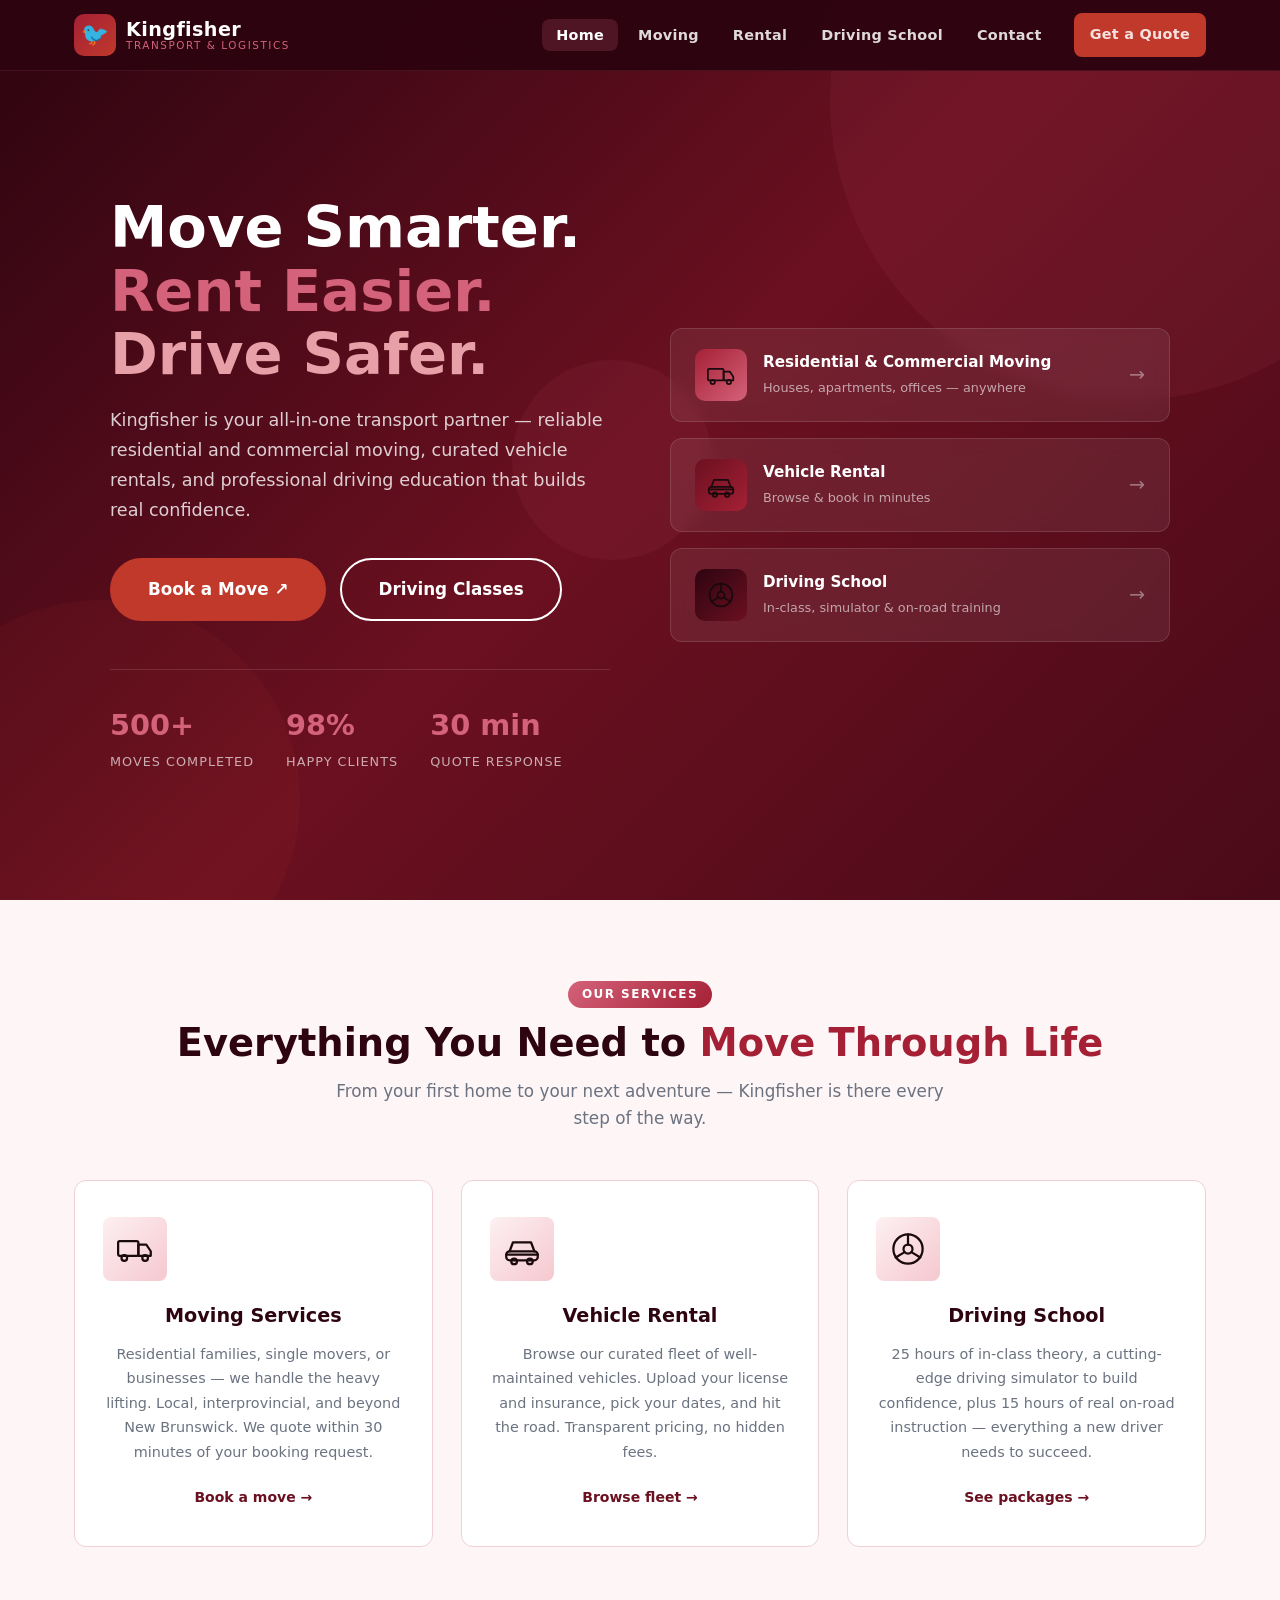
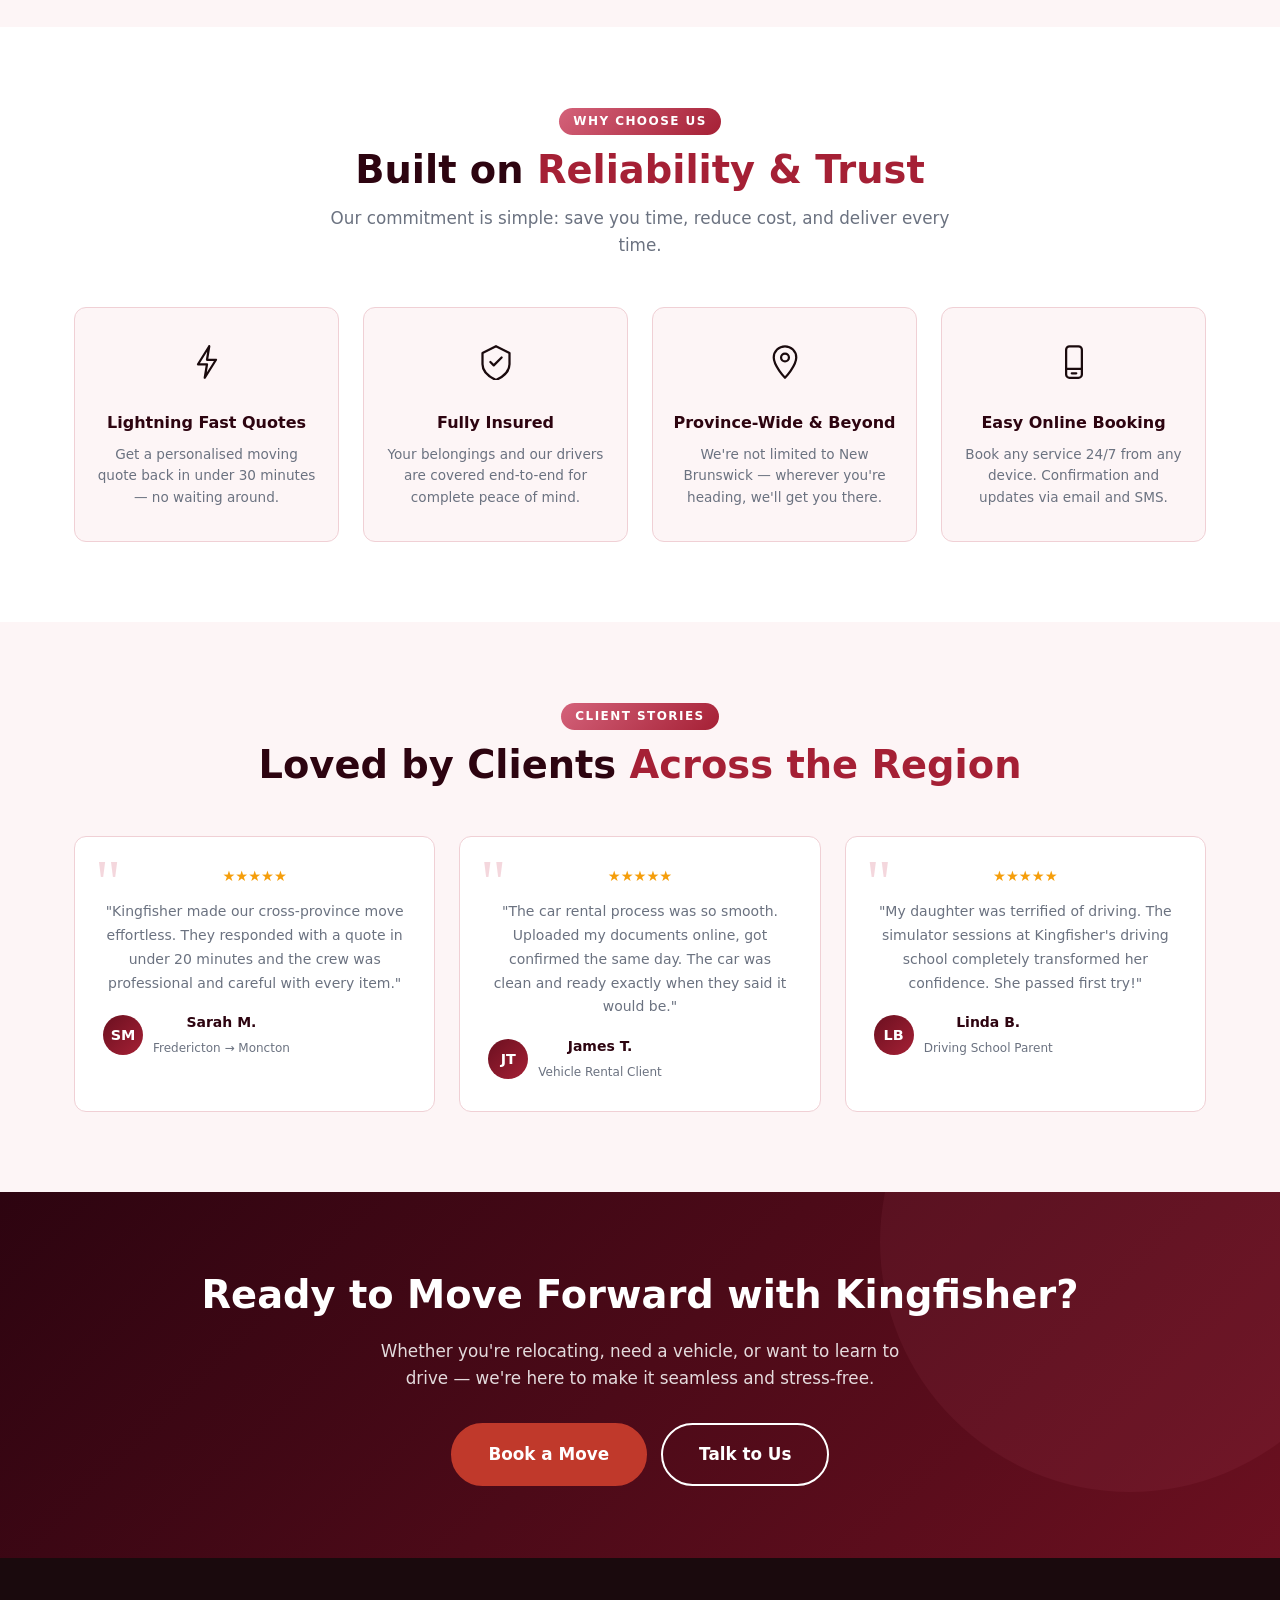
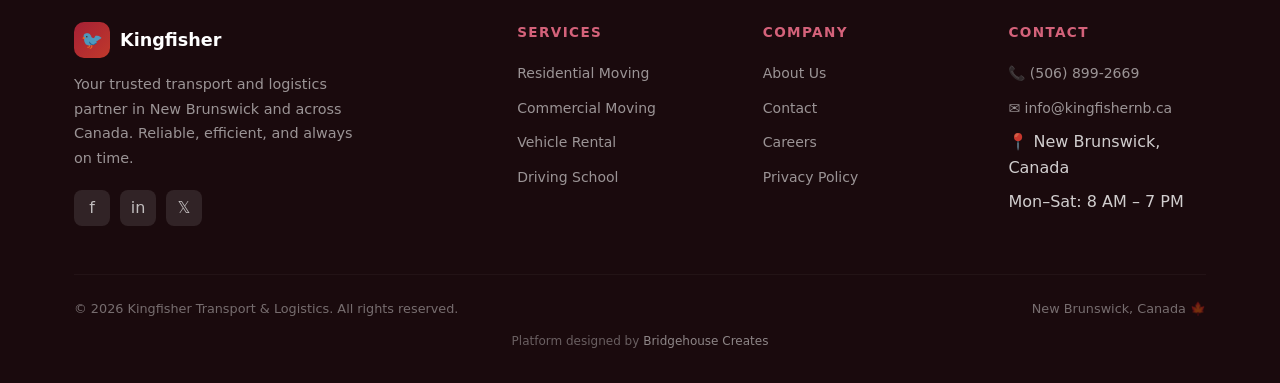
<file: index.html>
<!DOCTYPE html>
<html lang="en">
<head>
  <meta charset="UTF-8" />
  <meta name="viewport" content="width=device-width, initial-scale=1.0" />
  <title>Kingfisher — Moving, Rental & Driving School</title>
  <meta name="description" content="Kingfisher is your trusted partner for residential and commercial moving, vehicle rentals, and professional driving education in New Brunswick and beyond." />
  <link rel="icon" href="data:image/svg+xml,<svg xmlns='http://www.w3.org/2000/svg' viewBox='0 0 100 100'><text y='.9em' font-size='90'>🐦</text></svg>" />
  <link rel="stylesheet" href="css/styles.css" />
</head>
<body>

<!-- ═══ NAVBAR ═══ -->
<nav class="navbar">
  <div class="container">
    <div class="nav-inner">
      <a href="index.html" class="nav-logo">
        <div class="nav-logo-icon">🐦</div>
        <div class="nav-logo-text">
          <strong>Kingfisher</strong>
          <span>Transport & Logistics</span>
        </div>
      </a>
      <ul class="nav-links">
        <li><a href="index.html" class="active">Home</a></li>
        <li><a href="moving.html">Moving</a></li>
        <li><a href="rental.html">Rental</a></li>
        <li><a href="driving.html">Driving School</a></li>
        <li><a href="contact.html">Contact</a></li>
        <li class="nav-cta"><a href="moving.html" class="btn btn-primary btn-sm">Get a Quote</a></li>
      </ul>
      <button class="nav-burger" aria-label="Menu">
        <span></span><span></span><span></span>
      </button>
    </div>
  </div>
</nav>

<!-- ═══ HERO ═══ -->
<section class="hero">
  <div class="hero-bg-shapes">
    <div class="shape shape-1"></div>
    <div class="shape shape-2"></div>
    <div class="shape shape-3"></div>
  </div>
  <div class="container">
    <div class="hero-inner">
      <div class="hero-content">
        <h1 class="hero-title">
          Move Smarter.<br/>
          <span class="teal">Rent Easier.</span><br/>
          <span class="accent">Drive Safer.</span>
        </h1>
        <p class="hero-desc">
          Kingfisher is your all-in-one transport partner — reliable residential and commercial moving, curated vehicle rentals, and professional driving education that builds real confidence.
        </p>
        <div class="hero-actions">
          <a href="moving.html" class="btn btn-primary btn-lg">Book a Move ↗</a>
          <a href="driving.html" class="btn btn-outline btn-lg">Driving Classes</a>
        </div>
        <div class="hero-stats">
          <div class="hero-stat">
            <strong>500+</strong>
            <span>Moves Completed</span>
          </div>
          <div class="hero-stat">
            <strong>98%</strong>
            <span>Happy Clients</span>
          </div>
          <div class="hero-stat">
            <strong>30 min</strong>
            <span>Quote Response</span>
          </div>
        </div>
      </div>
      <div class="hero-cards">
        <a href="moving.html" class="hero-card">
          <div class="hero-card-icon moving">
            <svg width="28" height="28" viewBox="0 0 32 32" fill="none" stroke="currentColor" stroke-width="2" stroke-linecap="round" stroke-linejoin="round"><rect x="1" y="9" width="18" height="13" rx="1.5"/><path d="M19 12h7l4 6v4H19V12z"/><circle cx="6.5" cy="24" r="2.5"/><circle cx="25" cy="24" r="2.5"/></svg>
          </div>
          <div class="hero-card-info">
            <strong>Residential &amp; Commercial Moving</strong>
            <span>Houses, apartments, offices — anywhere</span>
          </div>
          <span class="hero-card-arrow">→</span>
        </a>
        <a href="rental.html" class="hero-card">
          <div class="hero-card-icon rental">
            <svg width="28" height="28" viewBox="0 0 32 32" fill="none" stroke="currentColor" stroke-width="2" stroke-linecap="round" stroke-linejoin="round"><path d="M5 18l3-8h16l3 8"/><rect x="2" y="18" width="28" height="8" rx="3"/><circle cx="9" cy="27" r="2.5"/><circle cx="23" cy="27" r="2.5"/><line x1="2" y1="21" x2="30" y2="21"/></svg>
          </div>
          <div class="hero-card-info">
            <strong>Vehicle Rental</strong>
            <span>Browse &amp; book in minutes</span>
          </div>
          <span class="hero-card-arrow">→</span>
        </a>
        <a href="driving.html" class="hero-card">
          <div class="hero-card-icon driving">
            <svg width="28" height="28" viewBox="0 0 32 32" fill="none" stroke="currentColor" stroke-width="2" stroke-linecap="round"><circle cx="16" cy="16" r="13"/><circle cx="16" cy="16" r="4"/><line x1="16" y1="3" x2="16" y2="12"/><line x1="5" y1="23.5" x2="13" y2="18.8"/><line x1="27" y1="23.5" x2="19" y2="18.8"/></svg>
          </div>
          <div class="hero-card-info">
            <strong>Driving School</strong>
            <span>In-class, simulator &amp; on-road training</span>
          </div>
          <span class="hero-card-arrow">→</span>
        </a>
      </div>
    </div>
  </div>
</section>

<!-- ═══ SERVICES ═══ -->
<section class="section" style="background: var(--kf-offwhite);">
  <div class="container text-center">
    <div class="section-tag">Our Services</div>
    <h2 class="section-title">Everything You Need to <span>Move Through Life</span></h2>
    <p class="section-sub">From your first home to your next adventure — Kingfisher is there every step of the way.</p>
    <div class="services-grid">
      <div class="service-card fade-up">
        <div class="service-icon moving">
          <svg width="36" height="36" viewBox="0 0 32 32" fill="none" stroke="currentColor" stroke-width="2" stroke-linecap="round" stroke-linejoin="round"><rect x="1" y="9" width="18" height="13" rx="1.5"/><path d="M19 12h7l4 6v4H19V12z"/><circle cx="6.5" cy="24" r="2.5"/><circle cx="25" cy="24" r="2.5"/></svg>
        </div>
        <h3>Moving Services</h3>
        <p>Residential families, single movers, or businesses — we handle the heavy lifting. Local, interprovincial, and beyond New Brunswick. We quote within 30 minutes of your booking request.</p>
        <a href="moving.html" class="service-link">Book a move →</a>
      </div>
      <div class="service-card fade-up">
        <div class="service-icon rental">
          <svg width="36" height="36" viewBox="0 0 32 32" fill="none" stroke="currentColor" stroke-width="2" stroke-linecap="round" stroke-linejoin="round"><path d="M5 18l3-8h16l3 8"/><rect x="2" y="18" width="28" height="8" rx="3"/><circle cx="9" cy="27" r="2.5"/><circle cx="23" cy="27" r="2.5"/><line x1="2" y1="21" x2="30" y2="21"/></svg>
        </div>
        <h3>Vehicle Rental</h3>
        <p>Browse our curated fleet of well-maintained vehicles. Upload your license and insurance, pick your dates, and hit the road. Transparent pricing, no hidden fees.</p>
        <a href="rental.html" class="service-link">Browse fleet →</a>
      </div>
      <div class="service-card fade-up">
        <div class="service-icon driving">
          <svg width="36" height="36" viewBox="0 0 32 32" fill="none" stroke="currentColor" stroke-width="2" stroke-linecap="round"><circle cx="16" cy="16" r="13"/><circle cx="16" cy="16" r="4"/><line x1="16" y1="3" x2="16" y2="12"/><line x1="5" y1="23.5" x2="13" y2="18.8"/><line x1="27" y1="23.5" x2="19" y2="18.8"/></svg>
        </div>
        <h3>Driving School</h3>
        <p>25 hours of in-class theory, a cutting-edge driving simulator to build confidence, plus 15 hours of real on-road instruction — everything a new driver needs to succeed.</p>
        <a href="driving.html" class="service-link">See packages →</a>
      </div>
    </div>
  </div>
</section>

<!-- ═══ WHY KINGFISHER ═══ -->
<section class="section">
  <div class="container text-center">
    <div class="section-tag">Why Choose Us</div>
    <h2 class="section-title">Built on <span>Reliability &amp; Trust</span></h2>
    <p class="section-sub">Our commitment is simple: save you time, reduce cost, and deliver every time.</p>
    <div class="why-grid">
      <div class="why-card fade-up">
        <span class="why-icon"><svg width="36" height="36" viewBox="0 0 32 32" fill="none" stroke="currentColor" stroke-width="2" stroke-linecap="round" stroke-linejoin="round"><polyline points="18,2 8,18 16,18 14,30 24,14 16,14 18,2"/></svg></span>
        <h4>Lightning Fast Quotes</h4>
        <p>Get a personalised moving quote back in under 30 minutes — no waiting around.</p>
      </div>
      <div class="why-card fade-up">
        <span class="why-icon"><svg width="36" height="36" viewBox="0 0 32 32" fill="none" stroke="currentColor" stroke-width="2" stroke-linecap="round" stroke-linejoin="round"><path d="M16 2L4 8v10c0 7 5.5 11 12 14 6.5-3 12-7 12-14V8L16 2z"/><polyline points="11,16 14,19 21,12"/></svg></span>
        <h4>Fully Insured</h4>
        <p>Your belongings and our drivers are covered end-to-end for complete peace of mind.</p>
      </div>
      <div class="why-card fade-up">
        <span class="why-icon"><svg width="36" height="36" viewBox="0 0 32 32" fill="none" stroke="currentColor" stroke-width="2" stroke-linecap="round" stroke-linejoin="round"><path d="M16 2C10.5 2 6 6.5 6 12c0 7.5 10 18 10 18s10-10.5 10-18c0-5.5-4.5-10-10-10z"/><circle cx="16" cy="12" r="3.5"/></svg></span>
        <h4>Province-Wide &amp; Beyond</h4>
        <p>We're not limited to New Brunswick — wherever you're heading, we'll get you there.</p>
      </div>
      <div class="why-card fade-up">
        <span class="why-icon"><svg width="36" height="36" viewBox="0 0 32 32" fill="none" stroke="currentColor" stroke-width="2" stroke-linecap="round" stroke-linejoin="round"><rect x="9" y="2" width="14" height="28" rx="3"/><line x1="9" y1="22" x2="23" y2="22"/><line x1="14" y1="26" x2="18" y2="26"/></svg></span>
        <h4>Easy Online Booking</h4>
        <p>Book any service 24/7 from any device. Confirmation and updates via email and SMS.</p>
      </div>
    </div>
  </div>
</section>

<!-- ═══ TESTIMONIALS ═══ -->
<section class="section" style="background: var(--kf-offwhite);">
  <div class="container text-center">
    <div class="section-tag">Client Stories</div>
    <h2 class="section-title">Loved by Clients <span>Across the Region</span></h2>
    <div class="testimonials-grid">
      <div class="testimonial-card fade-up">
        <div class="stars">★★★★★</div>
        <p>"Kingfisher made our cross-province move effortless. They responded with a quote in under 20 minutes and the crew was professional and careful with every item."</p>
        <div class="testimonial-author">
          <div class="testimonial-avatar">SM</div>
          <div>
            <strong>Sarah M.</strong>
            <span>Fredericton → Moncton</span>
          </div>
        </div>
      </div>
      <div class="testimonial-card fade-up">
        <div class="stars">★★★★★</div>
        <p>"The car rental process was so smooth. Uploaded my documents online, got confirmed the same day. The car was clean and ready exactly when they said it would be."</p>
        <div class="testimonial-author">
          <div class="testimonial-avatar">JT</div>
          <div>
            <strong>James T.</strong>
            <span>Vehicle Rental Client</span>
          </div>
        </div>
      </div>
      <div class="testimonial-card fade-up">
        <div class="stars">★★★★★</div>
        <p>"My daughter was terrified of driving. The simulator sessions at Kingfisher's driving school completely transformed her confidence. She passed first try!"</p>
        <div class="testimonial-author">
          <div class="testimonial-avatar">LB</div>
          <div>
            <strong>Linda B.</strong>
            <span>Driving School Parent</span>
          </div>
        </div>
      </div>
    </div>
  </div>
</section>

<!-- ═══ CTA BANNER ═══ -->
<section class="cta-banner">
  <div class="container" style="position:relative;z-index:1;">
    <h2>Ready to Move Forward with Kingfisher?</h2>
    <p>Whether you're relocating, need a vehicle, or want to learn to drive — we're here to make it seamless and stress-free.</p>
    <div class="cta-buttons">
      <a href="moving.html" class="btn btn-primary btn-lg">Book a Move</a>
      <a href="contact.html" class="btn btn-outline btn-lg">Talk to Us</a>
    </div>
  </div>
</section>

<!-- ═══ FOOTER ═══ -->
<footer class="footer">
  <div class="container">
    <div class="footer-grid">
      <div class="footer-brand">
        <div style="display:flex;align-items:center;gap:10px;margin-bottom:4px;">
          <div class="nav-logo-icon" style="width:36px;height:36px;font-size:1.1rem;">🐦</div>
          <strong style="color:var(--kf-white);font-size:1.1rem;">Kingfisher</strong>
        </div>
        <p>Your trusted transport and logistics partner in New Brunswick and across Canada. Reliable, efficient, and always on time.</p>
        <div class="footer-social">
          <a href="#" title="Facebook">f</a>
          <a href="#" title="Instagram">in</a>
          <a href="#" title="Twitter">𝕏</a>
        </div>
      </div>
      <div>
        <h4>Services</h4>
        <ul class="footer-links">
          <li><a href="moving.html">Residential Moving</a></li>
          <li><a href="moving.html">Commercial Moving</a></li>
          <li><a href="rental.html">Vehicle Rental</a></li>
          <li><a href="driving.html">Driving School</a></li>
        </ul>
      </div>
      <div>
        <h4>Company</h4>
        <ul class="footer-links">
          <li><a href="index.html">About Us</a></li>
          <li><a href="contact.html">Contact</a></li>
          <li><a href="#">Careers</a></li>
          <li><a href="#">Privacy Policy</a></li>
        </ul>
      </div>
      <div>
        <h4>Contact</h4>
        <ul class="footer-links">
          <li><a href="tel:+15068992669">📞 (506) 899-2669</a></li>
          <li><a href="mailto:info@kingfishernb.ca">✉ info@kingfishernb.ca</a></li>
          <li>📍 New Brunswick, Canada</li>
          <li>Mon–Sat: 8 AM – 7 PM</li>
        </ul>
      </div>
    </div>
    <div class="footer-bottom">
      <span>© 2026 Kingfisher Transport &amp; Logistics. All rights reserved.</span>
      <span>New Brunswick, Canada 🍁</span>
    </div>
    <div style="text-align:center;padding-top:12px;font-size:0.75rem;color:rgba(255,255,255,0.35);">Platform designed by <a href="#" style="color:rgba(255,255,255,0.5);text-decoration:none;">Bridgehouse Creates</a></div>
  </div>
</footer>

<script src="js/main.js"></script>
</body>
</html>
</file>
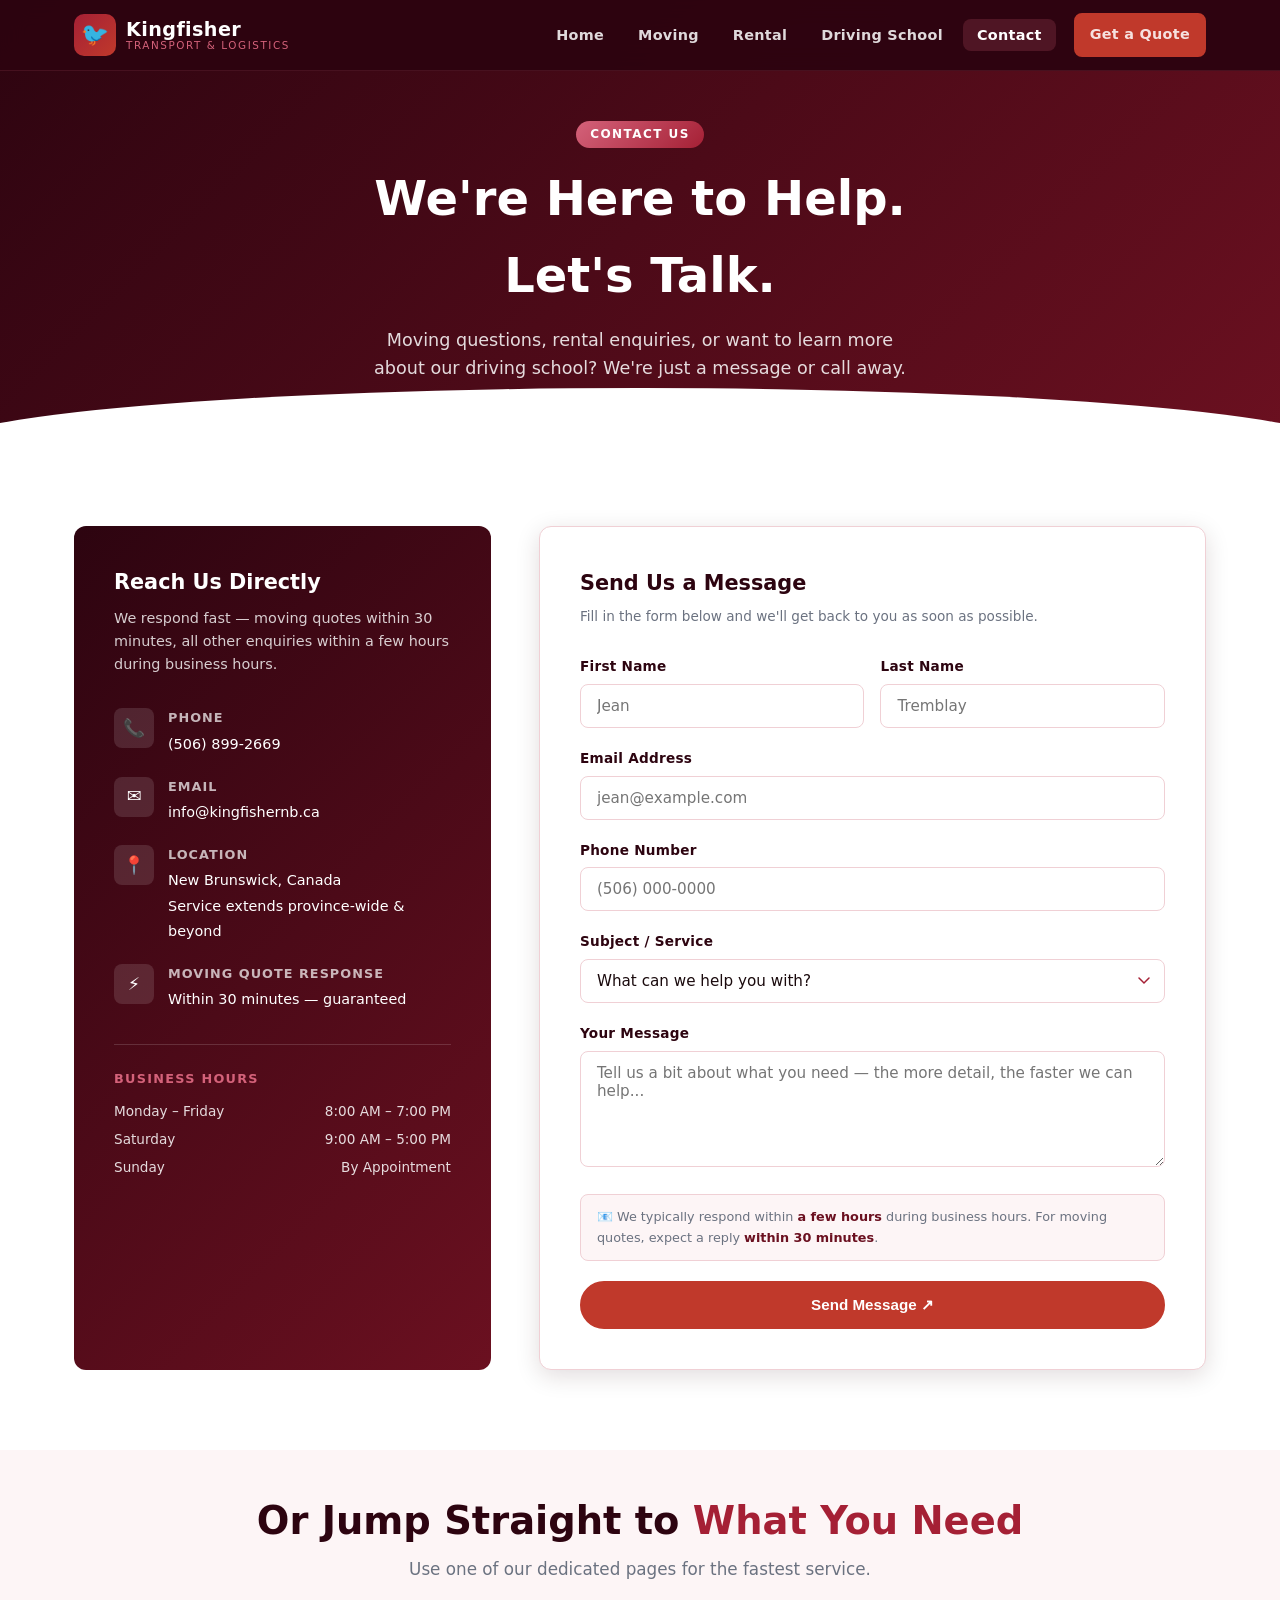
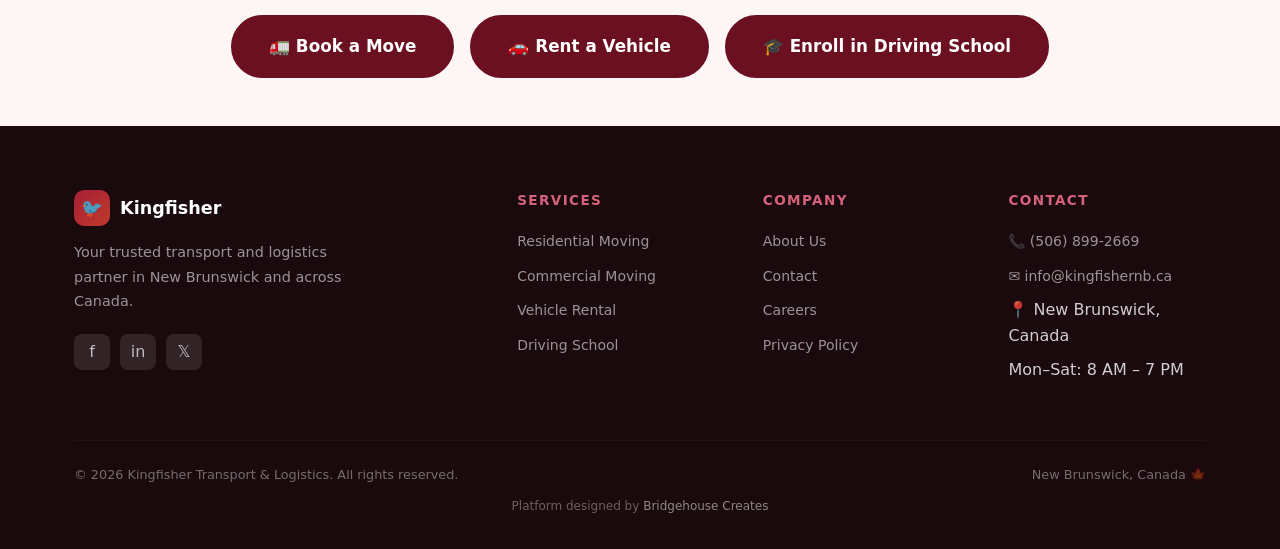
<file: contact.html>
<!DOCTYPE html>
<html lang="en">
<head>
  <meta charset="UTF-8" />
  <meta name="viewport" content="width=device-width, initial-scale=1.0" />
  <title>Contact Us — Kingfisher</title>
  <meta name="description" content="Get in touch with Kingfisher — moving quotes, rental enquiries, driving school questions. We respond fast." />
  <link rel="icon" href="data:image/svg+xml,<svg xmlns='http://www.w3.org/2000/svg' viewBox='0 0 100 100'><text y='.9em' font-size='90'>🐦</text></svg>" />
  <link rel="stylesheet" href="css/styles.css" />
</head>
<body>

<!-- ═══ NAVBAR ═══ -->
<nav class="navbar">
  <div class="container">
    <div class="nav-inner">
      <a href="index.html" class="nav-logo">
        <div class="nav-logo-icon">🐦</div>
        <div class="nav-logo-text">
          <strong>Kingfisher</strong>
          <span>Transport & Logistics</span>
        </div>
      </a>
      <ul class="nav-links">
        <li><a href="index.html">Home</a></li>
        <li><a href="moving.html">Moving</a></li>
        <li><a href="rental.html">Rental</a></li>
        <li><a href="driving.html">Driving School</a></li>
        <li><a href="contact.html" class="active">Contact</a></li>
        <li class="nav-cta"><a href="moving.html" class="btn btn-primary btn-sm">Get a Quote</a></li>
      </ul>
      <button class="nav-burger" aria-label="Menu">
        <span></span><span></span><span></span>
      </button>
    </div>
  </div>
</nav>

<!-- ═══ PAGE HERO ═══ -->
<div class="page-hero">
  <div class="container">
    <div class="section-tag">Contact Us</div>
    <h1>We're Here to Help.<br/>Let's Talk.</h1>
    <p>Moving questions, rental enquiries, or want to learn more about our driving school? We're just a message or call away.</p>
  </div>
</div>

<!-- ═══ CONTACT SECTION ═══ -->
<section class="section">
  <div class="container">
    <div class="contact-grid">

      <!-- Contact Info -->
      <div class="contact-info-card">
        <h3>Reach Us Directly</h3>
        <p>We respond fast — moving quotes within 30 minutes, all other enquiries within a few hours during business hours.</p>

        <div class="contact-item">
          <div class="contact-item-icon">📞</div>
          <div class="contact-item-text">
            <strong>Phone</strong>
            <span><a href="tel:+15068992669" style="color:inherit;">(506) 899-2669</a></span>
          </div>
        </div>

        <div class="contact-item">
          <div class="contact-item-icon">✉️</div>
          <div class="contact-item-text">
            <strong>Email</strong>
            <span><a href="mailto:info@kingfishernb.ca" style="color:inherit;">info@kingfishernb.ca</a></span>
          </div>
        </div>

        <div class="contact-item">
          <div class="contact-item-icon">📍</div>
          <div class="contact-item-text">
            <strong>Location</strong>
            <span>New Brunswick, Canada<br/>Service extends province-wide &amp; beyond</span>
          </div>
        </div>

        <div class="contact-item">
          <div class="contact-item-icon">⚡</div>
          <div class="contact-item-text">
            <strong>Moving Quote Response</strong>
            <span>Within 30 minutes — guaranteed</span>
          </div>
        </div>

        <div class="contact-hours">
          <h4>Business Hours</h4>
          <div class="contact-hours-row">
            <span>Monday – Friday</span>
            <span>8:00 AM – 7:00 PM</span>
          </div>
          <div class="contact-hours-row">
            <span>Saturday</span>
            <span>9:00 AM – 5:00 PM</span>
          </div>
          <div class="contact-hours-row">
            <span>Sunday</span>
            <span>By Appointment</span>
          </div>
        </div>
      </div>

      <!-- Contact Form -->
      <div class="form-card">
        <div style="margin-bottom:28px;">
          <h3 style="font-size:1.3rem;font-weight:800;color:var(--kf-deep);margin-bottom:6px;">Send Us a Message</h3>
          <p style="font-size:0.85rem;color:var(--kf-gray);">Fill in the form below and we'll get back to you as soon as possible.</p>
        </div>

        <form id="contact-form" novalidate>
          <div class="form-grid-2">
            <div class="form-group">
              <label>First Name</label>
              <input type="text" name="firstname" placeholder="Jean" required />
            </div>
            <div class="form-group">
              <label>Last Name</label>
              <input type="text" name="lastname" placeholder="Tremblay" required />
            </div>
          </div>
          <div class="form-group">
            <label>Email Address</label>
            <input type="email" name="email" placeholder="jean@example.com" required />
          </div>
          <div class="form-group">
            <label>Phone Number</label>
            <input type="tel" name="phone" placeholder="(506) 000-0000" />
          </div>
          <div class="form-group">
            <label>Subject / Service</label>
            <select name="subject" required>
              <option value="">What can we help you with?</option>
              <option value="moving-quote">Moving — Request a Quote</option>
              <option value="moving-general">Moving — General Question</option>
              <option value="rental-booking">Rental — Book a Vehicle</option>
              <option value="rental-general">Rental — General Question</option>
              <option value="driving-enroll">Driving School — Enroll</option>
              <option value="driving-general">Driving School — General Question</option>
              <option value="other">Something Else</option>
            </select>
          </div>
          <div class="form-group">
            <label>Your Message</label>
            <textarea name="message" rows="5" placeholder="Tell us a bit about what you need — the more detail, the faster we can help..." required></textarea>
          </div>

          <div class="form-note">
            📧 We typically respond within <strong>a few hours</strong> during business hours. For moving quotes, expect a reply <strong>within 30 minutes</strong>.
          </div>

          <button type="submit" class="btn btn-primary" style="width:100%;justify-content:center;">
            Send Message ↗
          </button>
        </form>
      </div>
    </div>
  </div>
</section>

<!-- ═══ QUICK LINKS ═══ -->
<section class="section-sm" style="background:var(--kf-offwhite);">
  <div class="container text-center">
    <h2 class="section-title" style="margin-bottom:12px;">Or Jump Straight to <span>What You Need</span></h2>
    <p class="section-sub" style="margin-bottom:32px;">Use one of our dedicated pages for the fastest service.</p>
    <div style="display:flex;gap:16px;justify-content:center;flex-wrap:wrap;">
      <a href="moving.html" class="btn btn-blue btn-lg">🚛 Book a Move</a>
      <a href="rental.html" class="btn btn-blue btn-lg">🚗 Rent a Vehicle</a>
      <a href="driving.html" class="btn btn-blue btn-lg">🎓 Enroll in Driving School</a>
    </div>
  </div>
</section>

<!-- ═══ FOOTER ═══ -->
<footer class="footer">
  <div class="container">
    <div class="footer-grid">
      <div class="footer-brand">
        <div style="display:flex;align-items:center;gap:10px;margin-bottom:4px;">
          <div class="nav-logo-icon" style="width:36px;height:36px;font-size:1.1rem;">🐦</div>
          <strong style="color:var(--kf-white);font-size:1.1rem;">Kingfisher</strong>
        </div>
        <p>Your trusted transport and logistics partner in New Brunswick and across Canada.</p>
        <div class="footer-social">
          <a href="#" title="Facebook">f</a>
          <a href="#" title="Instagram">in</a>
          <a href="#" title="Twitter">𝕏</a>
        </div>
      </div>
      <div>
        <h4>Services</h4>
        <ul class="footer-links">
          <li><a href="moving.html">Residential Moving</a></li>
          <li><a href="moving.html">Commercial Moving</a></li>
          <li><a href="rental.html">Vehicle Rental</a></li>
          <li><a href="driving.html">Driving School</a></li>
        </ul>
      </div>
      <div>
        <h4>Company</h4>
        <ul class="footer-links">
          <li><a href="index.html">About Us</a></li>
          <li><a href="contact.html">Contact</a></li>
          <li><a href="#">Careers</a></li>
          <li><a href="#">Privacy Policy</a></li>
        </ul>
      </div>
      <div>
        <h4>Contact</h4>
        <ul class="footer-links">
          <li><a href="tel:+15068992669">📞 (506) 899-2669</a></li>
          <li><a href="mailto:info@kingfishernb.ca">✉ info@kingfishernb.ca</a></li>
          <li>📍 New Brunswick, Canada</li>
          <li>Mon–Sat: 8 AM – 7 PM</li>
        </ul>
      </div>
    </div>
    <div class="footer-bottom">
      <span>© 2026 Kingfisher Transport &amp; Logistics. All rights reserved.</span>
      <span>New Brunswick, Canada 🍁</span>
    </div>
    <div style="text-align:center;padding-top:12px;font-size:0.75rem;color:rgba(255,255,255,0.35);">Platform designed by <a href="#" style="color:rgba(255,255,255,0.5);text-decoration:none;">Bridgehouse Creates</a></div>
  </div>
</footer>

<!-- ═══ SUCCESS MODAL ═══ -->
<div class="modal-overlay" id="contact-success-modal">
  <div class="modal">
    <div class="modal-icon">✉️</div>
    <h3>Message Sent!</h3>
    <p>Thank you for reaching out. We've received your message and will get back to you <strong>as soon as possible</strong> — typically within a few hours during business hours.</p>
    <button class="btn btn-primary" data-close-modal="contact-success-modal" style="width:100%;justify-content:center;">
      Back to Contact
    </button>
  </div>
</div>

<script src="js/main.js"></script>
</body>
</html>
</file>
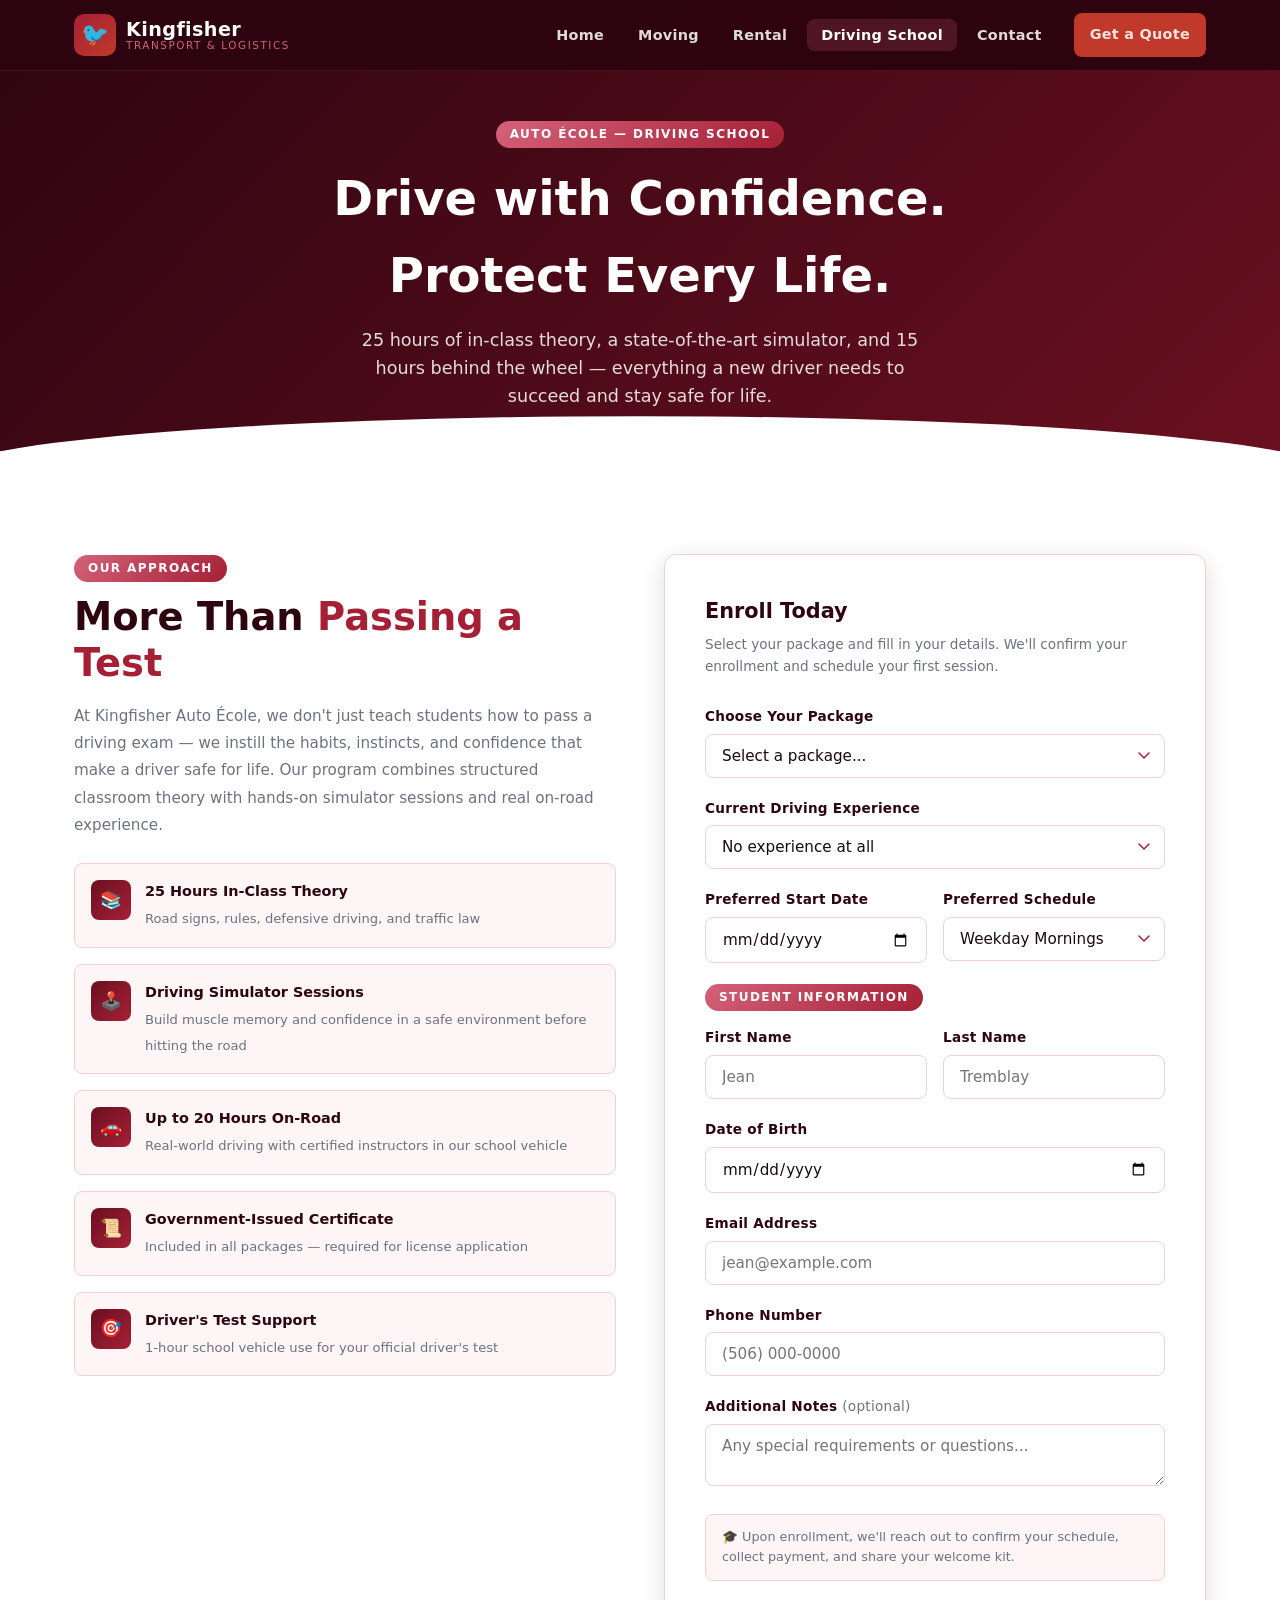
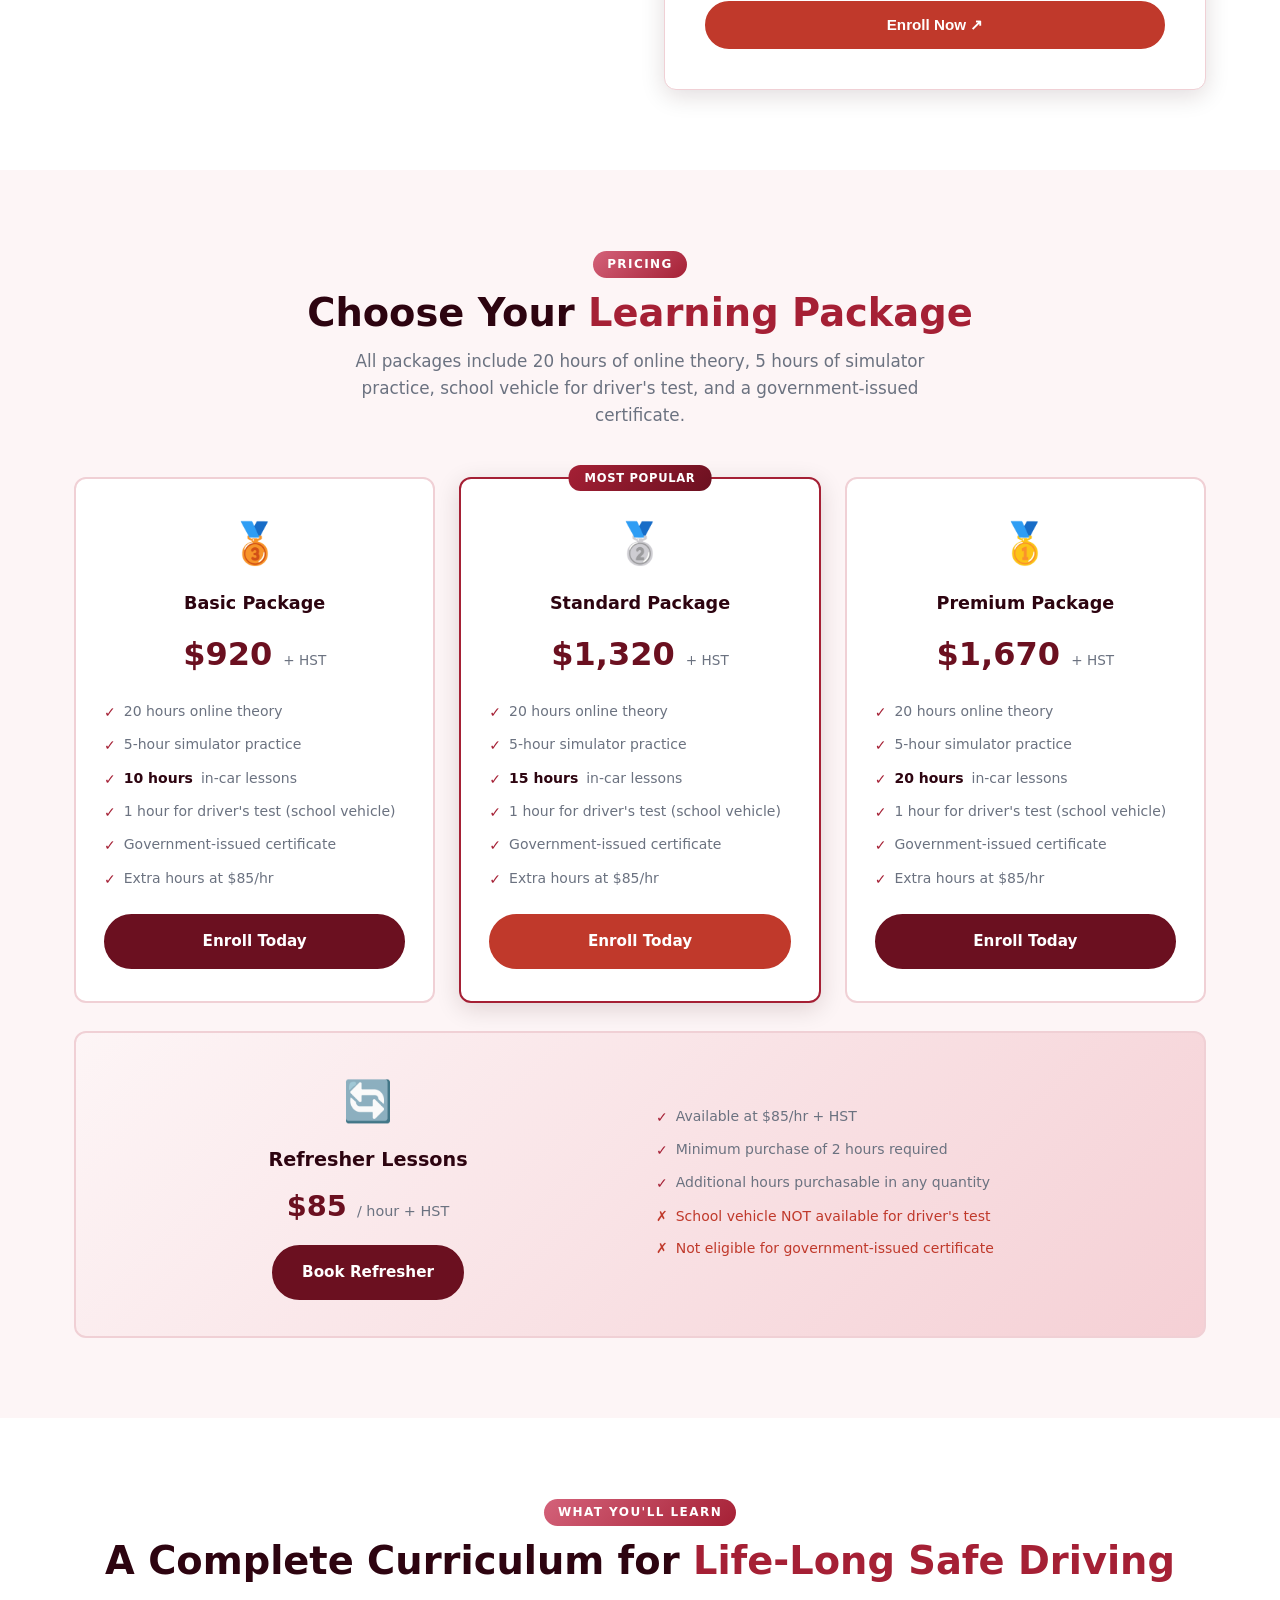
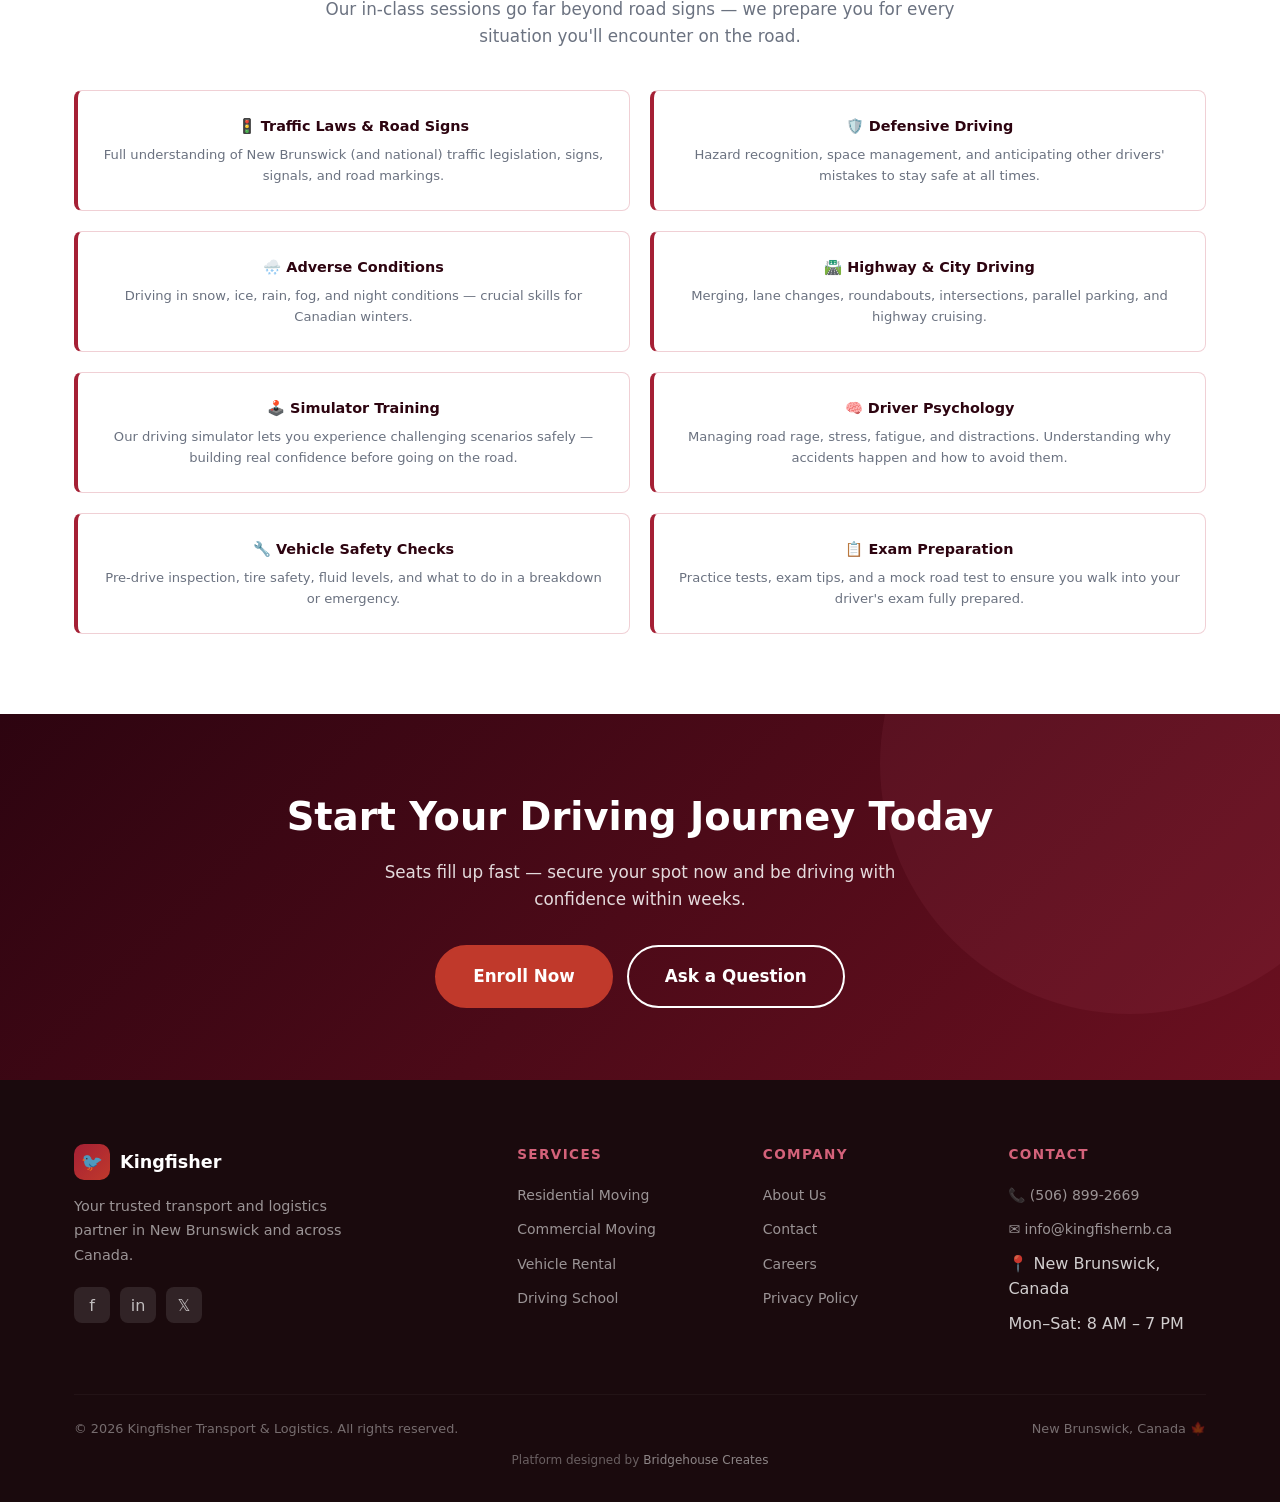
<file: driving.html>
<!DOCTYPE html>
<html lang="en">
<head>
  <meta charset="UTF-8" />
  <meta name="viewport" content="width=device-width, initial-scale=1.0" />
  <title>Driving School — Kingfisher Auto École</title>
  <meta name="description" content="Kingfisher Auto École — 25hr in-class with simulator + 15hr on-road training. Three packages starting at $920+HST." />
  <link rel="icon" href="data:image/svg+xml,<svg xmlns='http://www.w3.org/2000/svg' viewBox='0 0 100 100'><text y='.9em' font-size='90'>🐦</text></svg>" />
  <link rel="stylesheet" href="css/styles.css" />
</head>
<body>

<!-- ═══ NAVBAR ═══ -->
<nav class="navbar">
  <div class="container">
    <div class="nav-inner">
      <a href="index.html" class="nav-logo">
        <div class="nav-logo-icon">🐦</div>
        <div class="nav-logo-text">
          <strong>Kingfisher</strong>
          <span>Transport & Logistics</span>
        </div>
      </a>
      <ul class="nav-links">
        <li><a href="index.html">Home</a></li>
        <li><a href="moving.html">Moving</a></li>
        <li><a href="rental.html">Rental</a></li>
        <li><a href="driving.html" class="active">Driving School</a></li>
        <li><a href="contact.html">Contact</a></li>
        <li class="nav-cta"><a href="moving.html" class="btn btn-primary btn-sm">Get a Quote</a></li>
      </ul>
      <button class="nav-burger" aria-label="Menu">
        <span></span><span></span><span></span>
      </button>
    </div>
  </div>
</nav>

<!-- ═══ PAGE HERO ═══ -->
<div class="page-hero">
  <div class="container">
    <div class="section-tag">Auto École — Driving School</div>
    <h1>Drive with Confidence.<br/>Protect Every Life.</h1>
    <p>25 hours of in-class theory, a state-of-the-art simulator, and 15 hours behind the wheel — everything a new driver needs to succeed and stay safe for life.</p>
  </div>
</div>

<!-- ═══ WHY OUR DRIVING SCHOOL ═══ -->
<section class="section">
  <div class="container">
    <div class="moving-info-grid">
      <div>
        <div class="section-tag">Our Approach</div>
        <h2 class="section-title" style="text-align:left;margin-bottom:16px;">More Than <span>Passing a Test</span></h2>
        <p style="color:var(--kf-gray);font-size:0.95rem;line-height:1.8;margin-bottom:24px;">
          At Kingfisher Auto École, we don't just teach students how to pass a driving exam — we instill the habits, instincts, and confidence that make a driver safe for life. Our program combines structured classroom theory with hands-on simulator sessions and real on-road experience.
        </p>
        <div class="moving-features">
          <div class="moving-feature">
            <div class="moving-feature-icon">📚</div>
            <div class="moving-feature-text">
              <strong>25 Hours In-Class Theory</strong>
              <span>Road signs, rules, defensive driving, and traffic law</span>
            </div>
          </div>
          <div class="moving-feature">
            <div class="moving-feature-icon">🕹️</div>
            <div class="moving-feature-text">
              <strong>Driving Simulator Sessions</strong>
              <span>Build muscle memory and confidence in a safe environment before hitting the road</span>
            </div>
          </div>
          <div class="moving-feature">
            <div class="moving-feature-icon">🚗</div>
            <div class="moving-feature-text">
              <strong>Up to 20 Hours On-Road</strong>
              <span>Real-world driving with certified instructors in our school vehicle</span>
            </div>
          </div>
          <div class="moving-feature">
            <div class="moving-feature-icon">📜</div>
            <div class="moving-feature-text">
              <strong>Government-Issued Certificate</strong>
              <span>Included in all packages — required for license application</span>
            </div>
          </div>
          <div class="moving-feature">
            <div class="moving-feature-icon">🎯</div>
            <div class="moving-feature-text">
              <strong>Driver's Test Support</strong>
              <span>1-hour school vehicle use for your official driver's test</span>
            </div>
          </div>
        </div>
      </div>

      <!-- Enroll Form -->
      <div>
        <div class="form-card">
          <div style="margin-bottom:28px;">
            <h3 style="font-size:1.3rem;font-weight:800;color:var(--kf-deep);margin-bottom:6px;">Enroll Today</h3>
            <p style="font-size:0.85rem;color:var(--kf-gray);">Select your package and fill in your details. We'll confirm your enrollment and schedule your first session.</p>
          </div>

          <form id="driving-form" novalidate>
            <div class="form-group">
              <label for="driving-package">Choose Your Package</label>
              <select id="driving-package" name="package" required>
                <option value="">Select a package...</option>
                <option value="basic">Basic Package — $920 + HST</option>
                <option value="standard">Standard Package — $1,320 + HST</option>
                <option value="premium">Premium Package — $1,670 + HST</option>
                <option value="refresher">Refresher Lessons — $85/hr + HST (min 2hrs)</option>
              </select>
            </div>

            <div class="form-group">
              <label for="driving-experience">Current Driving Experience</label>
              <select id="driving-experience" name="experience">
                <option value="none">No experience at all</option>
                <option value="some">Some informal practice</option>
                <option value="learner">Have a learner's permit</option>
                <option value="refresh">Experienced — need refresher</option>
              </select>
            </div>

            <div class="form-grid-2">
              <div class="form-group">
                <label>Preferred Start Date</label>
                <input type="date" name="start-date" required />
              </div>
              <div class="form-group">
                <label>Preferred Schedule</label>
                <select name="schedule">
                  <option value="weekday-morning">Weekday Mornings</option>
                  <option value="weekday-afternoon">Weekday Afternoons</option>
                  <option value="weekday-evening">Weekday Evenings</option>
                  <option value="weekend">Weekends</option>
                  <option value="flexible">Flexible</option>
                </select>
              </div>
            </div>

            <div class="section-tag" style="margin-bottom:16px;">Student Information</div>
            <div class="form-grid-2">
              <div class="form-group">
                <label>First Name</label>
                <input type="text" name="firstname" placeholder="Jean" required />
              </div>
              <div class="form-group">
                <label>Last Name</label>
                <input type="text" name="lastname" placeholder="Tremblay" required />
              </div>
            </div>
            <div class="form-group">
              <label>Date of Birth</label>
              <input type="date" name="dob" required />
            </div>
            <div class="form-group">
              <label>Email Address</label>
              <input type="email" name="email" placeholder="jean@example.com" required />
            </div>
            <div class="form-group">
              <label>Phone Number</label>
              <input type="tel" name="phone" placeholder="(506) 000-0000" required />
            </div>
            <div class="form-group">
              <label>Additional Notes <span style="color:var(--kf-gray);font-weight:400;">(optional)</span></label>
              <textarea name="notes" rows="2" placeholder="Any special requirements or questions..."></textarea>
            </div>

            <div class="form-note">
              🎓 Upon enrollment, we'll reach out to confirm your schedule, collect payment, and share your welcome kit.
            </div>

            <button type="submit" class="btn btn-primary" style="width:100%;justify-content:center;">
              Enroll Now ↗
            </button>
          </form>
        </div>
      </div>
    </div>
  </div>
</section>

<!-- ═══ PRICING ═══ -->
<section class="section" style="background:var(--kf-offwhite);">
  <div class="container text-center">
    <div class="section-tag">Pricing</div>
    <h2 class="section-title">Choose Your <span>Learning Package</span></h2>
    <p class="section-sub">All packages include 20 hours of online theory, 5 hours of simulator practice, school vehicle for driver's test, and a government-issued certificate.</p>

    <div class="pricing-grid">

      <!-- Basic -->
      <div class="pricing-card fade-up">
        <div class="pricing-icon">🥉</div>
        <h3>Basic Package</h3>
        <div class="pricing-price">$920 <span>+ HST</span></div>
        <div class="pricing-features">
          <div class="pricing-feature"><span class="check">✓</span> 20 hours online theory</div>
          <div class="pricing-feature"><span class="check">✓</span> 5-hour simulator practice</div>
          <div class="pricing-feature"><span class="check">✓</span> <strong>10 hours</strong> in-car lessons</div>
          <div class="pricing-feature"><span class="check">✓</span> 1 hour for driver's test (school vehicle)</div>
          <div class="pricing-feature"><span class="check">✓</span> Government-issued certificate</div>
          <div class="pricing-feature"><span class="check">✓</span> Extra hours at $85/hr</div>
        </div>
        <a href="#driving-form" class="btn btn-blue" style="width:100%;justify-content:center;"
          onclick="document.getElementById('driving-package').value='basic'">
          Enroll Today
        </a>
      </div>

      <!-- Standard -->
      <div class="pricing-card featured fade-up">
        <div class="pricing-badge">Most Popular</div>
        <div class="pricing-icon">🥈</div>
        <h3>Standard Package</h3>
        <div class="pricing-price">$1,320 <span>+ HST</span></div>
        <div class="pricing-features">
          <div class="pricing-feature"><span class="check">✓</span> 20 hours online theory</div>
          <div class="pricing-feature"><span class="check">✓</span> 5-hour simulator practice</div>
          <div class="pricing-feature"><span class="check">✓</span> <strong>15 hours</strong> in-car lessons</div>
          <div class="pricing-feature"><span class="check">✓</span> 1 hour for driver's test (school vehicle)</div>
          <div class="pricing-feature"><span class="check">✓</span> Government-issued certificate</div>
          <div class="pricing-feature"><span class="check">✓</span> Extra hours at $85/hr</div>
        </div>
        <a href="#driving-form" class="btn btn-primary" style="width:100%;justify-content:center;"
          onclick="document.getElementById('driving-package').value='standard'">
          Enroll Today
        </a>
      </div>

      <!-- Premium -->
      <div class="pricing-card fade-up">
        <div class="pricing-icon">🥇</div>
        <h3>Premium Package</h3>
        <div class="pricing-price">$1,670 <span>+ HST</span></div>
        <div class="pricing-features">
          <div class="pricing-feature"><span class="check">✓</span> 20 hours online theory</div>
          <div class="pricing-feature"><span class="check">✓</span> 5-hour simulator practice</div>
          <div class="pricing-feature"><span class="check">✓</span> <strong>20 hours</strong> in-car lessons</div>
          <div class="pricing-feature"><span class="check">✓</span> 1 hour for driver's test (school vehicle)</div>
          <div class="pricing-feature"><span class="check">✓</span> Government-issued certificate</div>
          <div class="pricing-feature"><span class="check">✓</span> Extra hours at $85/hr</div>
        </div>
        <a href="#driving-form" class="btn btn-blue" style="width:100%;justify-content:center;"
          onclick="document.getElementById('driving-package').value='premium'">
          Enroll Today
        </a>
      </div>
    </div>

    <!-- Refresher -->
    <div class="refresher-card">
      <div>
        <div style="font-size:2.5rem;margin-bottom:12px;">🔄</div>
        <h3 style="font-size:1.2rem;font-weight:800;color:var(--kf-deep);margin-bottom:8px;">Refresher Lessons</h3>
        <div style="font-size:1.8rem;font-weight:900;color:var(--kf-primary);margin-bottom:16px;">
          $85 <span style="font-size:0.9rem;font-weight:400;color:var(--kf-gray);">/ hour + HST</span>
        </div>
        <a href="#driving-form" class="btn btn-blue"
          onclick="document.getElementById('driving-package').value='refresher'">
          Book Refresher
        </a>
      </div>
      <div>
        <div class="pricing-features" style="text-align:left;">
          <div class="pricing-feature"><span class="check">✓</span> Available at $85/hr + HST</div>
          <div class="pricing-feature"><span class="check">✓</span> Minimum purchase of 2 hours required</div>
          <div class="pricing-feature"><span class="check">✓</span> Additional hours purchasable in any quantity</div>
          <div class="pricing-feature" style="color:var(--kf-orange);">
            <span style="color:var(--kf-orange);font-weight:800;">✗</span>
            School vehicle NOT available for driver's test
          </div>
          <div class="pricing-feature" style="color:var(--kf-orange);">
            <span style="color:var(--kf-orange);font-weight:800;">✗</span>
            Not eligible for government-issued certificate
          </div>
        </div>
      </div>
    </div>
  </div>
</section>

<!-- ═══ CURRICULUM ═══ -->
<section class="section">
  <div class="container text-center">
    <div class="section-tag">What You'll Learn</div>
    <h2 class="section-title">A Complete Curriculum for <span>Life-Long Safe Driving</span></h2>
    <p class="section-sub">Our in-class sessions go far beyond road signs — we prepare you for every situation you'll encounter on the road.</p>

    <div class="curriculum-grid">
      <div class="curriculum-item fade-up">
        <h4>🚦 Traffic Laws &amp; Road Signs</h4>
        <p>Full understanding of New Brunswick (and national) traffic legislation, signs, signals, and road markings.</p>
      </div>
      <div class="curriculum-item fade-up">
        <h4>🛡️ Defensive Driving</h4>
        <p>Hazard recognition, space management, and anticipating other drivers' mistakes to stay safe at all times.</p>
      </div>
      <div class="curriculum-item fade-up">
        <h4>🌨️ Adverse Conditions</h4>
        <p>Driving in snow, ice, rain, fog, and night conditions — crucial skills for Canadian winters.</p>
      </div>
      <div class="curriculum-item fade-up">
        <h4>🛣️ Highway &amp; City Driving</h4>
        <p>Merging, lane changes, roundabouts, intersections, parallel parking, and highway cruising.</p>
      </div>
      <div class="curriculum-item fade-up">
        <h4>🕹️ Simulator Training</h4>
        <p>Our driving simulator lets you experience challenging scenarios safely — building real confidence before going on the road.</p>
      </div>
      <div class="curriculum-item fade-up">
        <h4>🧠 Driver Psychology</h4>
        <p>Managing road rage, stress, fatigue, and distractions. Understanding why accidents happen and how to avoid them.</p>
      </div>
      <div class="curriculum-item fade-up">
        <h4>🔧 Vehicle Safety Checks</h4>
        <p>Pre-drive inspection, tire safety, fluid levels, and what to do in a breakdown or emergency.</p>
      </div>
      <div class="curriculum-item fade-up">
        <h4>📋 Exam Preparation</h4>
        <p>Practice tests, exam tips, and a mock road test to ensure you walk into your driver's exam fully prepared.</p>
      </div>
    </div>
  </div>
</section>

<!-- ═══ CTA ═══ -->
<section class="cta-banner">
  <div class="container" style="position:relative;z-index:1;">
    <h2>Start Your Driving Journey Today</h2>
    <p>Seats fill up fast — secure your spot now and be driving with confidence within weeks.</p>
    <div class="cta-buttons">
      <a href="#driving-form" class="btn btn-primary btn-lg">Enroll Now</a>
      <a href="contact.html" class="btn btn-outline btn-lg">Ask a Question</a>
    </div>
  </div>
</section>

<!-- ═══ FOOTER ═══ -->
<footer class="footer">
  <div class="container">
    <div class="footer-grid">
      <div class="footer-brand">
        <div style="display:flex;align-items:center;gap:10px;margin-bottom:4px;">
          <div class="nav-logo-icon" style="width:36px;height:36px;font-size:1.1rem;">🐦</div>
          <strong style="color:var(--kf-white);font-size:1.1rem;">Kingfisher</strong>
        </div>
        <p>Your trusted transport and logistics partner in New Brunswick and across Canada.</p>
        <div class="footer-social">
          <a href="#" title="Facebook">f</a>
          <a href="#" title="Instagram">in</a>
          <a href="#" title="Twitter">𝕏</a>
        </div>
      </div>
      <div>
        <h4>Services</h4>
        <ul class="footer-links">
          <li><a href="moving.html">Residential Moving</a></li>
          <li><a href="moving.html">Commercial Moving</a></li>
          <li><a href="rental.html">Vehicle Rental</a></li>
          <li><a href="driving.html">Driving School</a></li>
        </ul>
      </div>
      <div>
        <h4>Company</h4>
        <ul class="footer-links">
          <li><a href="index.html">About Us</a></li>
          <li><a href="contact.html">Contact</a></li>
          <li><a href="#">Careers</a></li>
          <li><a href="#">Privacy Policy</a></li>
        </ul>
      </div>
      <div>
        <h4>Contact</h4>
        <ul class="footer-links">
          <li><a href="tel:+15068992669">📞 (506) 899-2669</a></li>
          <li><a href="mailto:info@kingfishernb.ca">✉ info@kingfishernb.ca</a></li>
          <li>📍 New Brunswick, Canada</li>
          <li>Mon–Sat: 8 AM – 7 PM</li>
        </ul>
      </div>
    </div>
    <div class="footer-bottom">
      <span>© 2026 Kingfisher Transport &amp; Logistics. All rights reserved.</span>
      <span>New Brunswick, Canada 🍁</span>
    </div>
    <div style="text-align:center;padding-top:12px;font-size:0.75rem;color:rgba(255,255,255,0.35);">Platform designed by <a href="#" style="color:rgba(255,255,255,0.5);text-decoration:none;">Bridgehouse Creates</a></div>
  </div>
</footer>

<!-- ═══ SUCCESS MODAL ═══ -->
<div class="modal-overlay" id="driving-success-modal">
  <div class="modal">
    <div class="modal-icon">🎓</div>
    <h3>Enrollment Request Received!</h3>
    <p>Welcome to Kingfisher Auto École! We'll reach out within <strong>1 business day</strong> to confirm your schedule, answer any questions, and complete your enrollment.</p>
    <button class="btn btn-primary" data-close-modal="driving-success-modal" style="width:100%;justify-content:center;">
      Back to Driving School
    </button>
  </div>
</div>

<script src="js/main.js"></script>
</body>
</html>
</file>
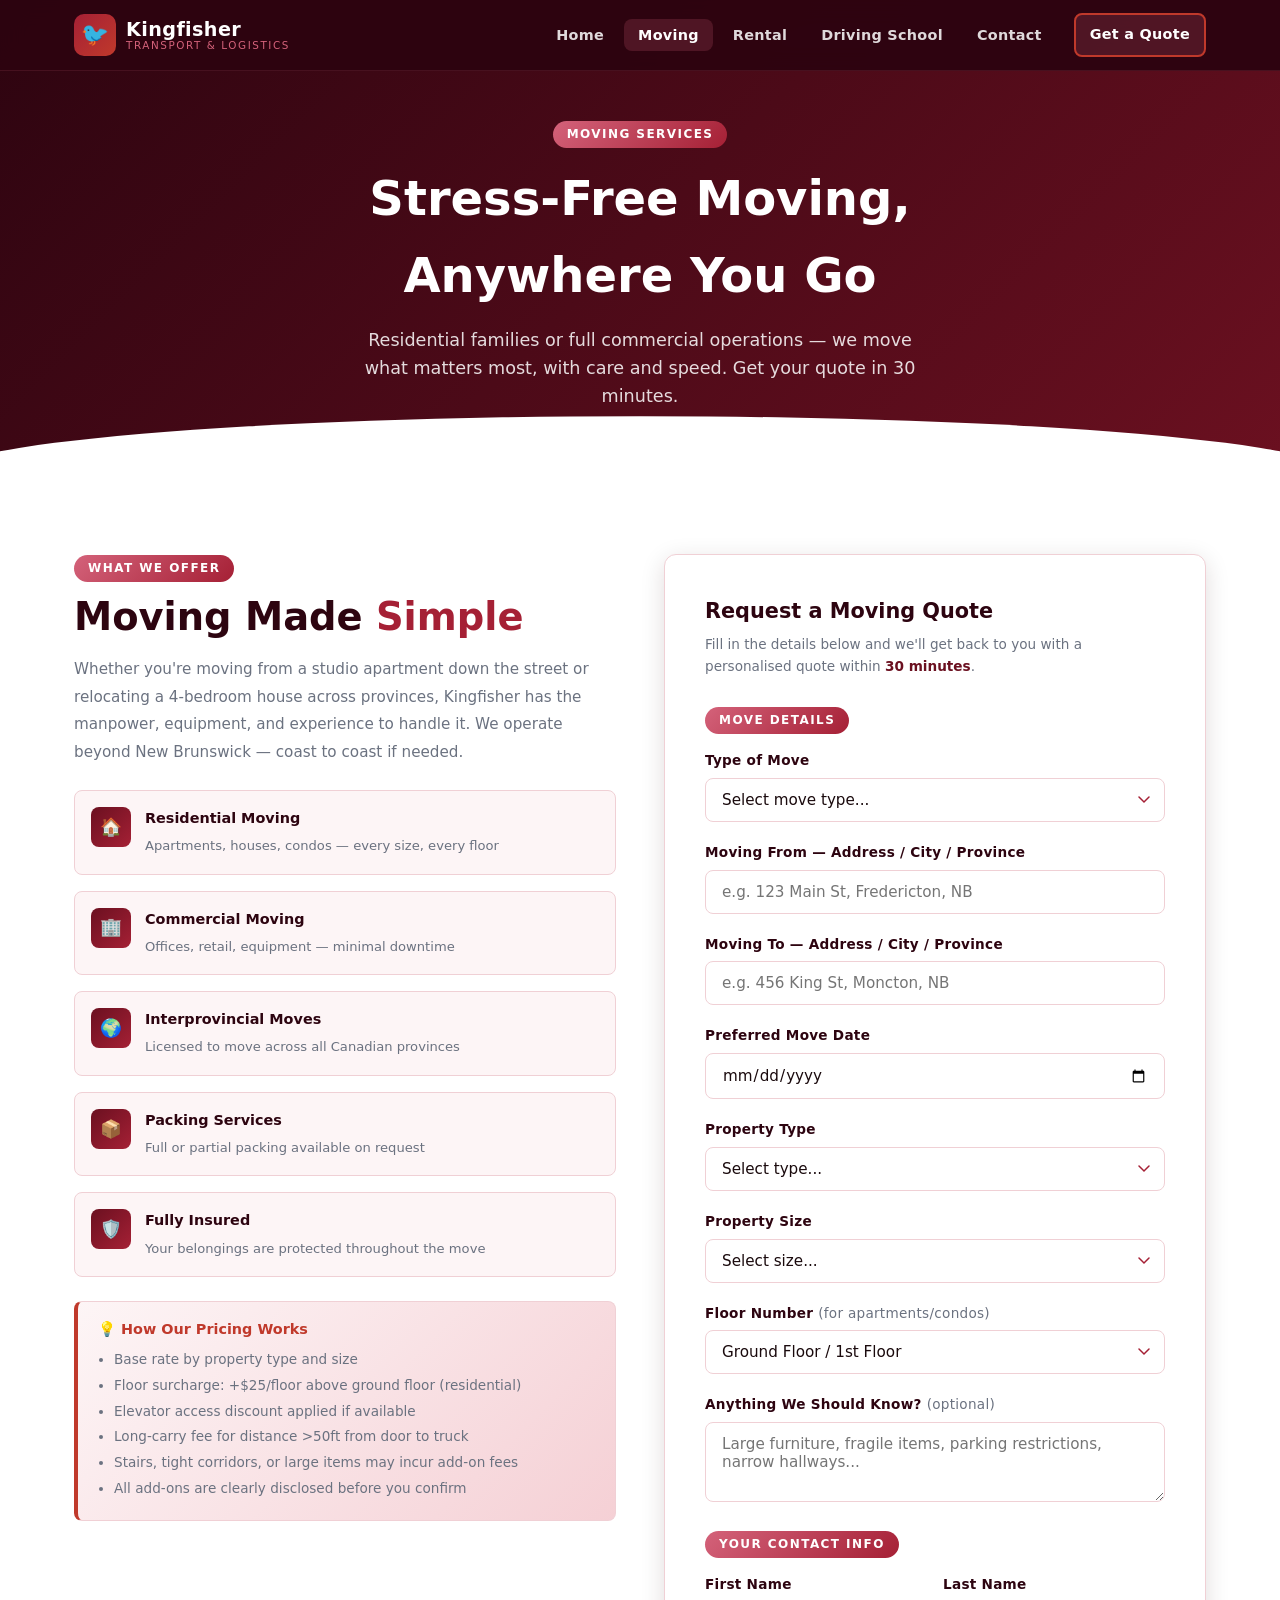
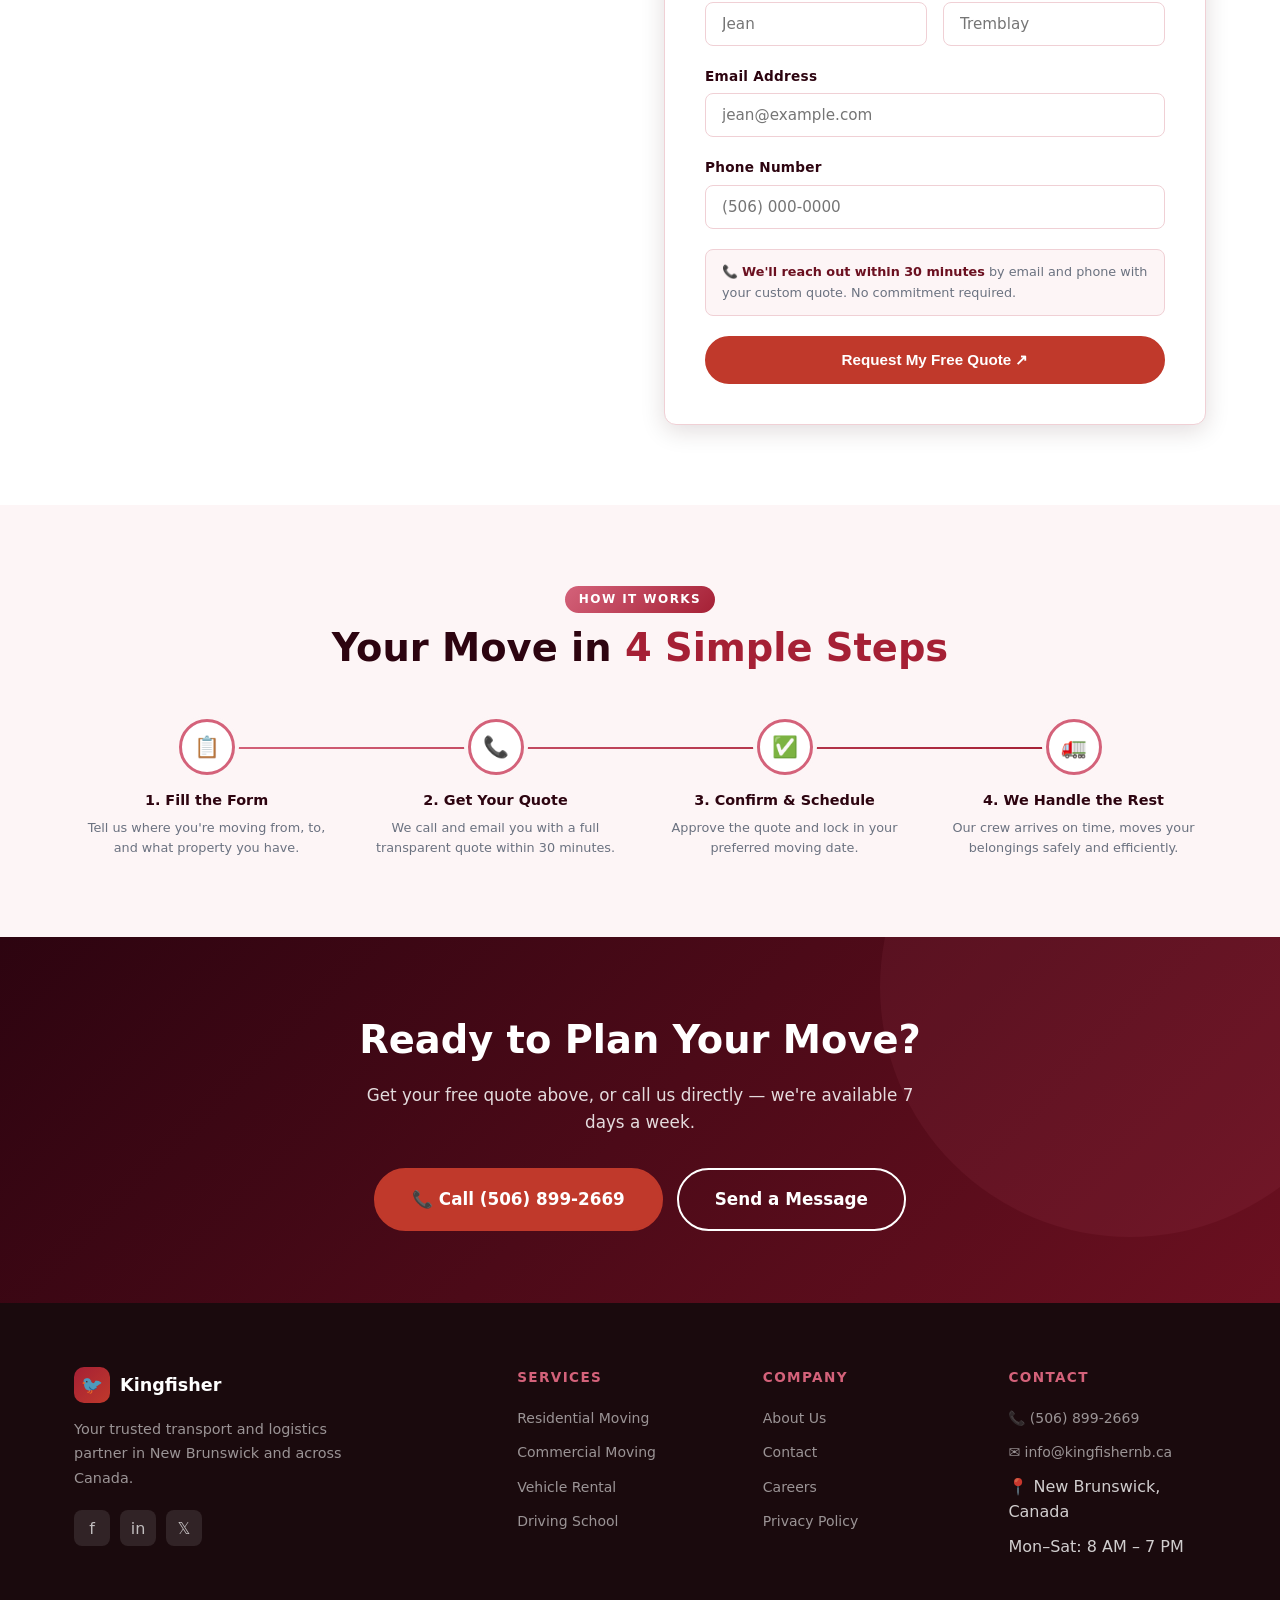
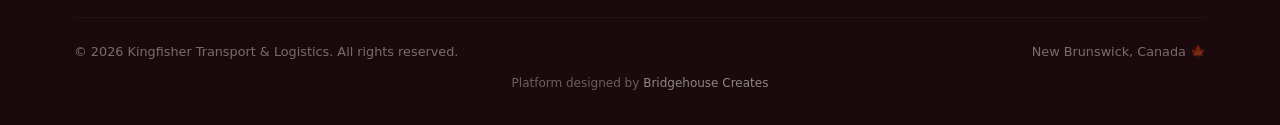
<file: moving.html>
<!DOCTYPE html>
<html lang="en">
<head>
  <meta charset="UTF-8" />
  <meta name="viewport" content="width=device-width, initial-scale=1.0" />
  <title>Moving Services — Kingfisher</title>
  <meta name="description" content="Residential and commercial moving across New Brunswick and Canada. Get a free quote in 30 minutes." />
  <link rel="icon" href="data:image/svg+xml,<svg xmlns='http://www.w3.org/2000/svg' viewBox='0 0 100 100'><text y='.9em' font-size='90'>🐦</text></svg>" />
  <link rel="stylesheet" href="css/styles.css" />
</head>
<body>

<!-- ═══ NAVBAR ═══ -->
<nav class="navbar">
  <div class="container">
    <div class="nav-inner">
      <a href="index.html" class="nav-logo">
        <div class="nav-logo-icon">🐦</div>
        <div class="nav-logo-text">
          <strong>Kingfisher</strong>
          <span>Transport & Logistics</span>
        </div>
      </a>
      <ul class="nav-links">
        <li><a href="index.html">Home</a></li>
        <li><a href="moving.html" class="active">Moving</a></li>
        <li><a href="rental.html">Rental</a></li>
        <li><a href="driving.html">Driving School</a></li>
        <li><a href="contact.html">Contact</a></li>
        <li class="nav-cta"><a href="moving.html" class="btn btn-primary btn-sm">Get a Quote</a></li>
      </ul>
      <button class="nav-burger" aria-label="Menu">
        <span></span><span></span><span></span>
      </button>
    </div>
  </div>
</nav>

<!-- ═══ PAGE HERO ═══ -->
<div class="page-hero">
  <div class="container">
    <div class="section-tag">Moving Services</div>
    <h1>Stress-Free Moving,<br/>Anywhere You Go</h1>
    <p>Residential families or full commercial operations — we move what matters most, with care and speed. Get your quote in 30 minutes.</p>
  </div>
</div>

<!-- ═══ MOVING INFO + BOOKING ═══ -->
<section class="section">
  <div class="container">
    <div class="moving-info-grid">

      <!-- Info Column -->
      <div>
        <div class="section-tag">What We Offer</div>
        <h2 class="section-title" style="text-align:left;margin-bottom:16px;">Moving Made <span>Simple</span></h2>
        <p style="color:var(--kf-gray);font-size:0.95rem;line-height:1.8;margin-bottom:24px;">
          Whether you're moving from a studio apartment down the street or relocating a 4-bedroom house across provinces, Kingfisher has the manpower, equipment, and experience to handle it. We operate beyond New Brunswick — coast to coast if needed.
        </p>

        <div class="moving-features">
          <div class="moving-feature">
            <div class="moving-feature-icon">🏠</div>
            <div class="moving-feature-text">
              <strong>Residential Moving</strong>
              <span>Apartments, houses, condos — every size, every floor</span>
            </div>
          </div>
          <div class="moving-feature">
            <div class="moving-feature-icon">🏢</div>
            <div class="moving-feature-text">
              <strong>Commercial Moving</strong>
              <span>Offices, retail, equipment — minimal downtime</span>
            </div>
          </div>
          <div class="moving-feature">
            <div class="moving-feature-icon">🌍</div>
            <div class="moving-feature-text">
              <strong>Interprovincial Moves</strong>
              <span>Licensed to move across all Canadian provinces</span>
            </div>
          </div>
          <div class="moving-feature">
            <div class="moving-feature-icon">📦</div>
            <div class="moving-feature-text">
              <strong>Packing Services</strong>
              <span>Full or partial packing available on request</span>
            </div>
          </div>
          <div class="moving-feature">
            <div class="moving-feature-icon">🛡️</div>
            <div class="moving-feature-text">
              <strong>Fully Insured</strong>
              <span>Your belongings are protected throughout the move</span>
            </div>
          </div>
        </div>

        <div class="pricing-note">
          <h4>💡 How Our Pricing Works</h4>
          <ul>
            <li>Base rate by property type and size</li>
            <li>Floor surcharge: +$25/floor above ground floor (residential)</li>
            <li>Elevator access discount applied if available</li>
            <li>Long-carry fee for distance &gt;50ft from door to truck</li>
            <li>Stairs, tight corridors, or large items may incur add-on fees</li>
            <li>All add-ons are clearly disclosed before you confirm</li>
          </ul>
        </div>
      </div>

      <!-- Booking Form Column -->
      <div>
        <div class="form-card">
          <div style="margin-bottom:28px;">
            <h3 style="font-size:1.3rem;font-weight:800;color:var(--kf-deep);margin-bottom:6px;">Request a Moving Quote</h3>
            <p style="font-size:0.85rem;color:var(--kf-gray);">Fill in the details below and we'll get back to you with a personalised quote within <strong style="color:var(--kf-primary);">30 minutes</strong>.</p>
          </div>

          <form id="moving-form" novalidate>

            <!-- Addresses -->
            <div class="section-tag" style="margin-bottom:16px;">Move Details</div>
            <div class="form-group">
              <label for="move-type">Type of Move</label>
              <select id="move-type" name="move-type" required>
                <option value="">Select move type...</option>
                <option value="residential-local">Residential — Local (within city)</option>
                <option value="residential-province">Residential — Within New Brunswick</option>
                <option value="interprovincial">Interprovincial — Between Provinces</option>
                <option value="commercial-local">Commercial — Local Office / Retail</option>
                <option value="commercial-long">Commercial — Long-Distance</option>
                <option value="storage">Storage Move</option>
              </select>
            </div>
            <div class="form-group">
              <label for="from-address">Moving From — Address / City / Province</label>
              <input type="text" id="from-address" name="from-address" placeholder="e.g. 123 Main St, Fredericton, NB" required />
            </div>
            <div class="form-group">
              <label for="to-address">Moving To — Address / City / Province</label>
              <input type="text" id="to-address" name="to-address" placeholder="e.g. 456 King St, Moncton, NB" required />
            </div>

            <!-- Date -->
            <div class="form-group">
              <label for="move-date">Preferred Move Date</label>
              <input type="date" id="move-date" name="move-date" required />
            </div>

            <!-- Property Type -->
            <div class="form-group">
              <label for="property-type">Property Type</label>
              <select id="property-type" name="property-type" required>
                <option value="">Select type...</option>
                <option value="house">House</option>
                <option value="apartment">Apartment / Condo</option>
                <option value="commercial">Commercial / Office</option>
              </select>
            </div>

            <!-- Size (dynamic) -->
            <div class="form-group" id="size-group">
              <label for="property-size">Property Size</label>
              <select id="property-size" name="property-size" required>
                <option value="">Select size...</option>
                <option value="studio">Studio</option>
                <option value="1-bedroom">1 Bedroom</option>
                <option value="2-bedrooms">2 Bedrooms</option>
                <option value="3-bedrooms">3 Bedrooms</option>
                <option value="4-bedrooms">4+ Bedrooms</option>
              </select>
            </div>

            <!-- Floor (residential) -->
            <div class="form-group">
              <label for="floor-number">Floor Number <span style="color:var(--kf-gray);font-weight:400;">(for apartments/condos)</span></label>
              <select id="floor-number" name="floor-number">
                <option value="1">Ground Floor / 1st Floor</option>
                <option value="2">2nd Floor</option>
                <option value="3">3rd Floor</option>
                <option value="4">4th Floor</option>
                <option value="5">5th Floor or Higher</option>
                <option value="elevator">Any Floor — Elevator Available</option>
                <option value="na">Not Applicable</option>
              </select>
            </div>

            <div class="form-group">
              <label for="move-notes">Anything We Should Know? <span style="color:var(--kf-gray);font-weight:400;">(optional)</span></label>
              <textarea id="move-notes" name="move-notes" rows="3" placeholder="Large furniture, fragile items, parking restrictions, narrow hallways..."></textarea>
            </div>

            <!-- Contact -->
            <div class="section-tag" style="margin-bottom:16px;">Your Contact Info</div>
            <div class="form-grid-2">
              <div class="form-group">
                <label for="move-firstname">First Name</label>
                <input type="text" id="move-firstname" name="firstname" placeholder="Jean" required />
              </div>
              <div class="form-group">
                <label for="move-lastname">Last Name</label>
                <input type="text" id="move-lastname" name="lastname" placeholder="Tremblay" required />
              </div>
            </div>
            <div class="form-group">
              <label for="move-email">Email Address</label>
              <input type="email" id="move-email" name="email" placeholder="jean@example.com" required />
            </div>
            <div class="form-group">
              <label for="move-phone">Phone Number</label>
              <input type="tel" id="move-phone" name="phone" placeholder="(506) 000-0000" required />
            </div>

            <div class="form-note">
              📞 <strong>We'll reach out within 30 minutes</strong> by email and phone with your custom quote. No commitment required.
            </div>

            <button type="submit" class="btn btn-primary" style="width:100%;justify-content:center;">
              Request My Free Quote ↗
            </button>
          </form>
        </div>
      </div>
    </div>
  </div>
</section>

<!-- ═══ HOW IT WORKS ═══ -->
<section class="section" style="background:var(--kf-offwhite);">
  <div class="container text-center">
    <div class="section-tag">How It Works</div>
    <h2 class="section-title">Your Move in <span>4 Simple Steps</span></h2>
    <div class="rental-steps" style="margin-top:48px;">
      <div class="rental-step fade-up">
        <div class="rental-step-num">📋</div>
        <h4>1. Fill the Form</h4>
        <p>Tell us where you're moving from, to, and what property you have.</p>
      </div>
      <div class="rental-step fade-up">
        <div class="rental-step-num">📞</div>
        <h4>2. Get Your Quote</h4>
        <p>We call and email you with a full transparent quote within 30 minutes.</p>
      </div>
      <div class="rental-step fade-up">
        <div class="rental-step-num">✅</div>
        <h4>3. Confirm &amp; Schedule</h4>
        <p>Approve the quote and lock in your preferred moving date.</p>
      </div>
      <div class="rental-step fade-up">
        <div class="rental-step-num">🚛</div>
        <h4>4. We Handle the Rest</h4>
        <p>Our crew arrives on time, moves your belongings safely and efficiently.</p>
      </div>
    </div>
  </div>
</section>

<!-- ═══ CTA ═══ -->
<section class="cta-banner">
  <div class="container" style="position:relative;z-index:1;">
    <h2>Ready to Plan Your Move?</h2>
    <p>Get your free quote above, or call us directly — we're available 7 days a week.</p>
    <div class="cta-buttons">
      <a href="tel:+15068992669" class="btn btn-primary btn-lg">📞 Call (506) 899-2669</a>
      <a href="contact.html" class="btn btn-outline btn-lg">Send a Message</a>
    </div>
  </div>
</section>

<!-- ═══ FOOTER ═══ -->
<footer class="footer">
  <div class="container">
    <div class="footer-grid">
      <div class="footer-brand">
        <div style="display:flex;align-items:center;gap:10px;margin-bottom:4px;">
          <div class="nav-logo-icon" style="width:36px;height:36px;font-size:1.1rem;">🐦</div>
          <strong style="color:var(--kf-white);font-size:1.1rem;">Kingfisher</strong>
        </div>
        <p>Your trusted transport and logistics partner in New Brunswick and across Canada.</p>
        <div class="footer-social">
          <a href="#" title="Facebook">f</a>
          <a href="#" title="Instagram">in</a>
          <a href="#" title="Twitter">𝕏</a>
        </div>
      </div>
      <div>
        <h4>Services</h4>
        <ul class="footer-links">
          <li><a href="moving.html">Residential Moving</a></li>
          <li><a href="moving.html">Commercial Moving</a></li>
          <li><a href="rental.html">Vehicle Rental</a></li>
          <li><a href="driving.html">Driving School</a></li>
        </ul>
      </div>
      <div>
        <h4>Company</h4>
        <ul class="footer-links">
          <li><a href="index.html">About Us</a></li>
          <li><a href="contact.html">Contact</a></li>
          <li><a href="#">Careers</a></li>
          <li><a href="#">Privacy Policy</a></li>
        </ul>
      </div>
      <div>
        <h4>Contact</h4>
        <ul class="footer-links">
          <li><a href="tel:+15068992669">📞 (506) 899-2669</a></li>
          <li><a href="mailto:info@kingfishernb.ca">✉ info@kingfishernb.ca</a></li>
          <li>📍 New Brunswick, Canada</li>
          <li>Mon–Sat: 8 AM – 7 PM</li>
        </ul>
      </div>
    </div>
    <div class="footer-bottom">
      <span>© 2026 Kingfisher Transport &amp; Logistics. All rights reserved.</span>
      <span>New Brunswick, Canada 🍁</span>
    </div>
    <div style="text-align:center;padding-top:12px;font-size:0.75rem;color:rgba(255,255,255,0.35);">Platform designed by <a href="#" style="color:rgba(255,255,255,0.5);text-decoration:none;">Bridgehouse Creates</a></div>
  </div>
</footer>

<!-- ═══ SUCCESS MODAL ═══ -->
<div class="modal-overlay" id="moving-success-modal">
  <div class="modal">
    <div class="modal-icon">✅</div>
    <h3>Quote Request Received!</h3>
    <p>Thank you! We've received your moving request and our team will contact you <strong>within 30 minutes</strong> by email and phone with your personalised quote.</p>
    <button class="btn btn-primary" data-close-modal="moving-success-modal" style="width:100%;justify-content:center;">
      Back to Moving
    </button>
  </div>
</div>

<script src="js/main.js"></script>
</body>
</html>
</file>
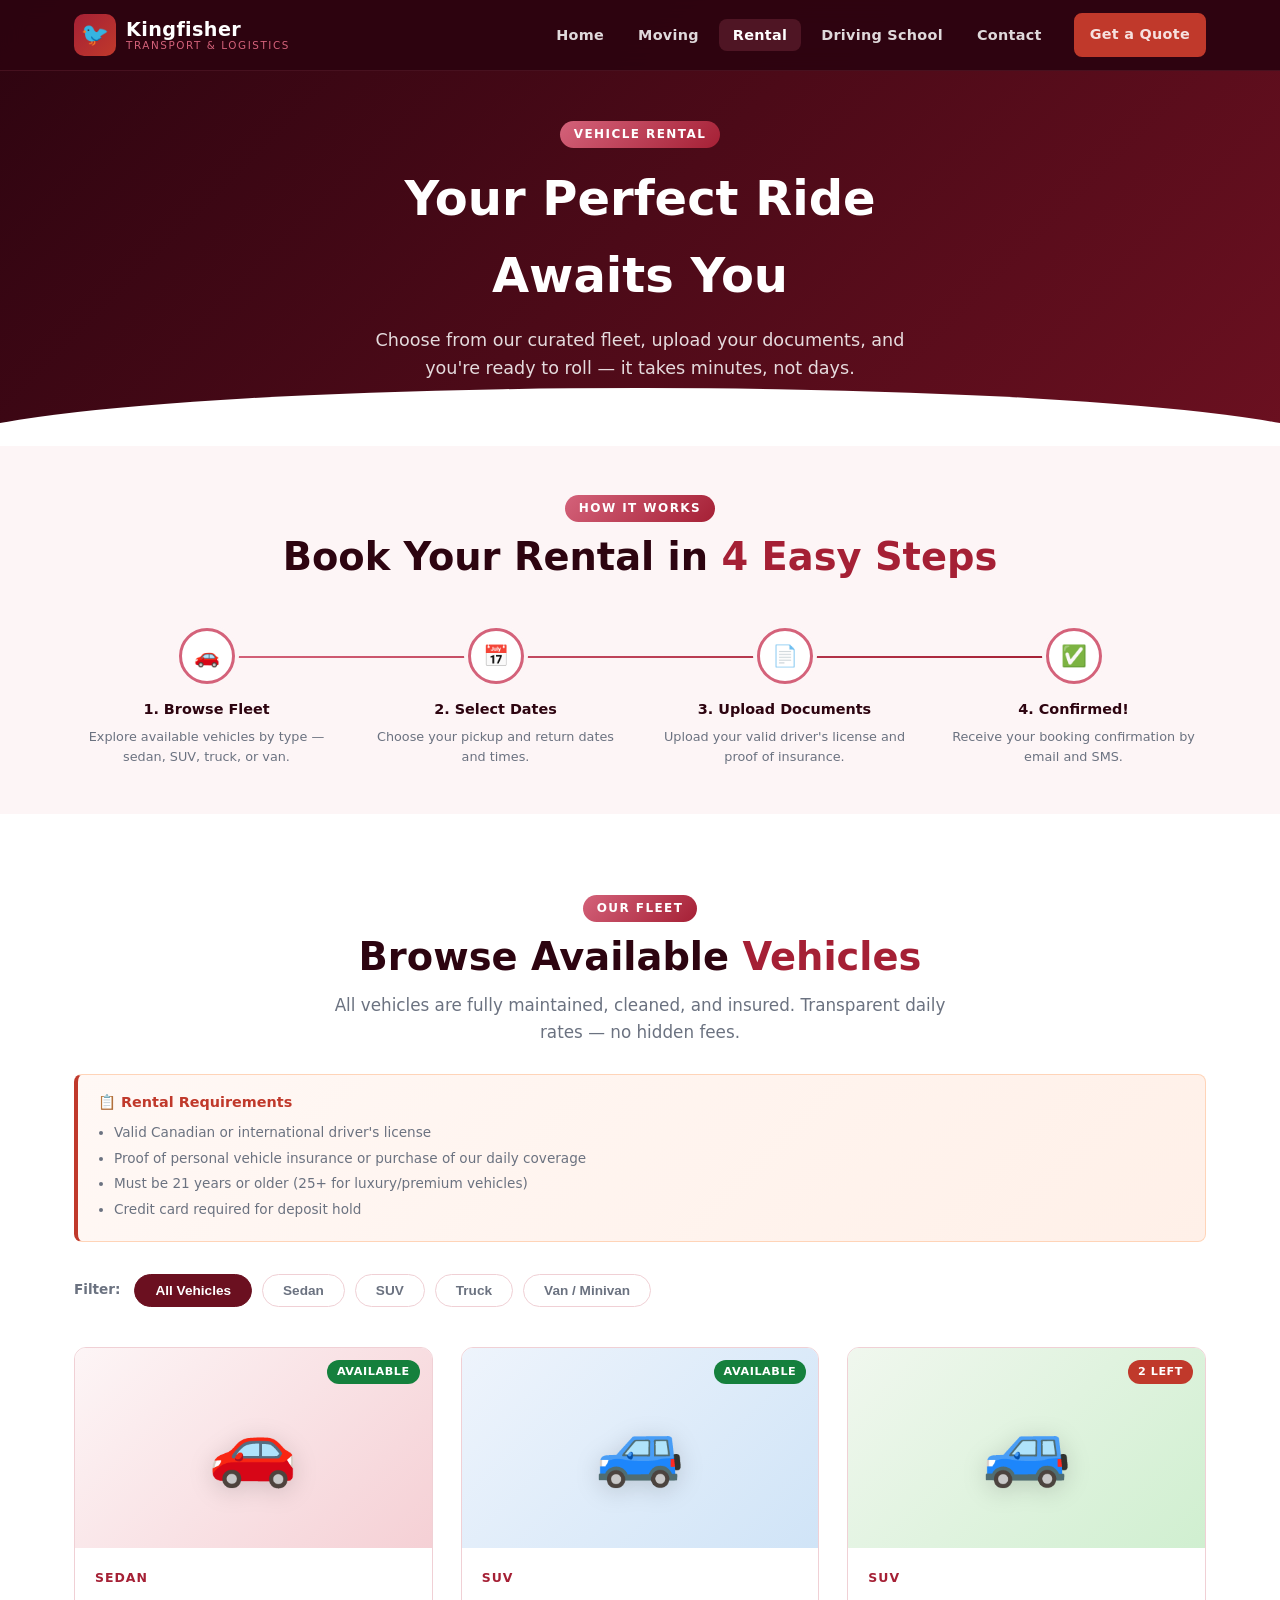
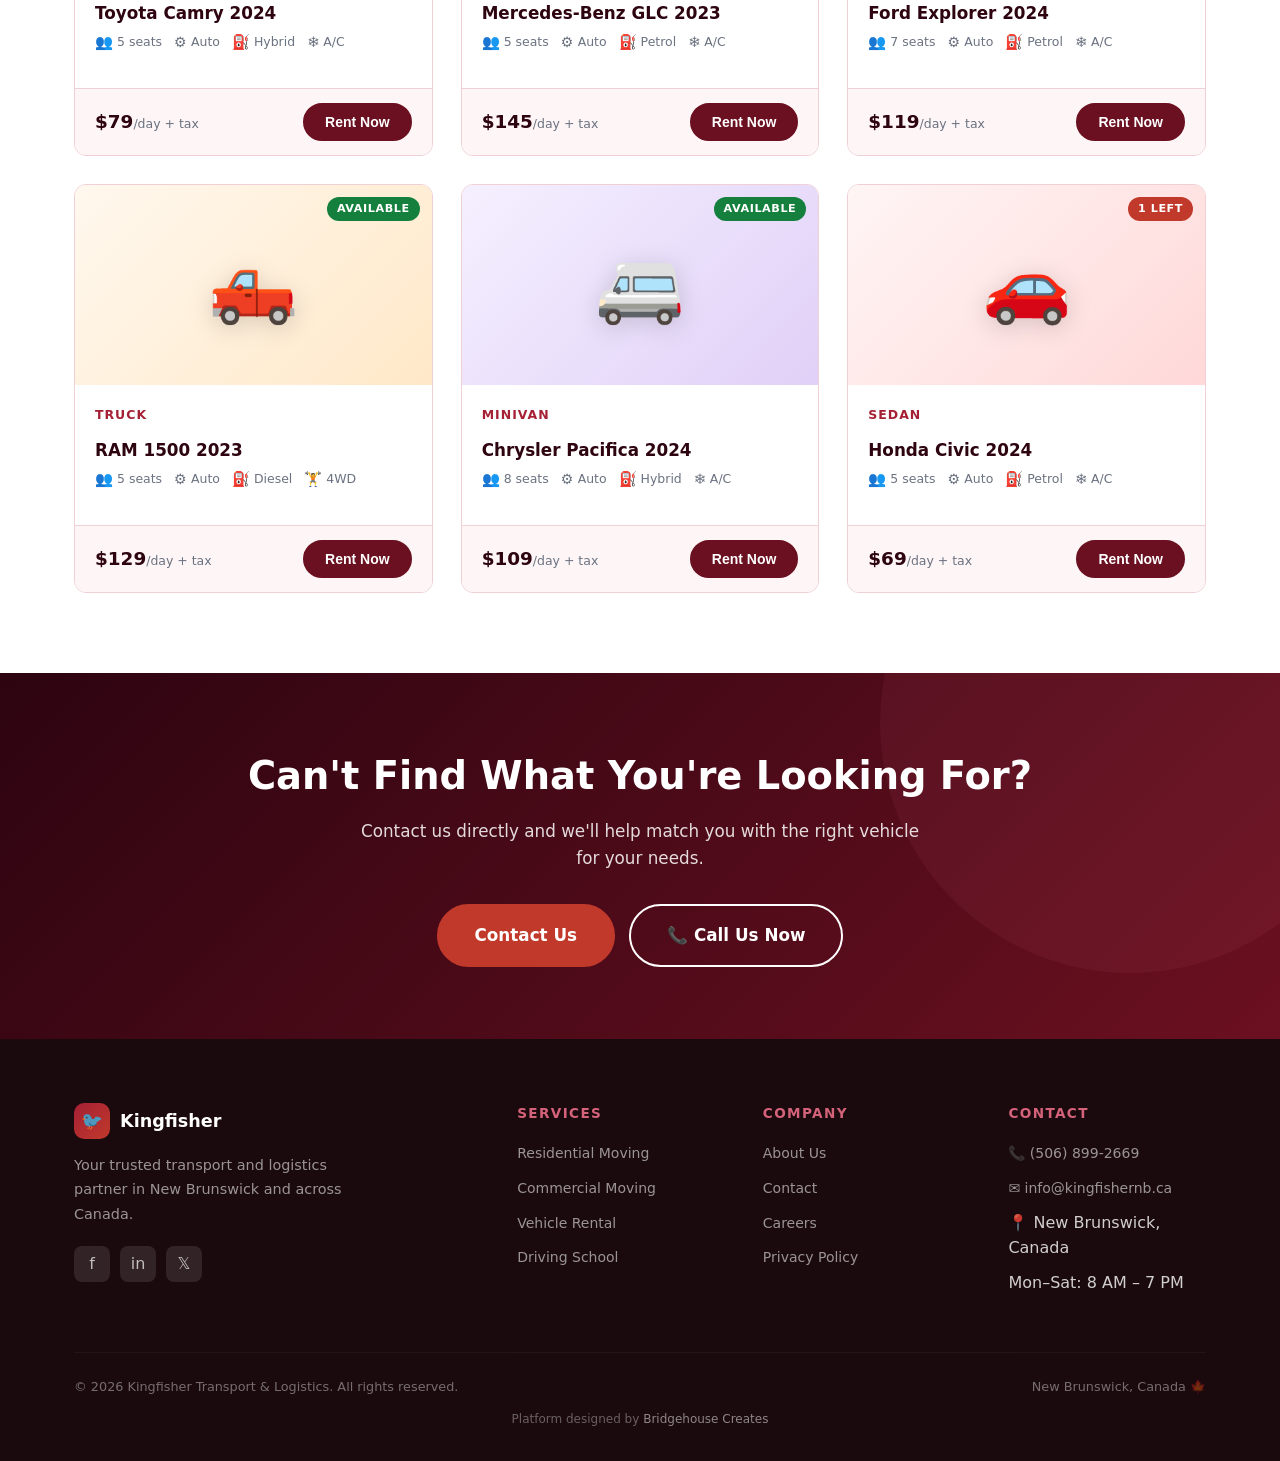
<file: rental.html>
<!DOCTYPE html>
<html lang="en">
<head>
  <meta charset="UTF-8" />
  <meta name="viewport" content="width=device-width, initial-scale=1.0" />
  <title>Vehicle Rental — Kingfisher</title>
  <meta name="description" content="Browse Kingfisher's fleet of rental vehicles. Upload your license and insurance and book online in minutes." />
  <link rel="icon" href="data:image/svg+xml,<svg xmlns='http://www.w3.org/2000/svg' viewBox='0 0 100 100'><text y='.9em' font-size='90'>🐦</text></svg>" />
  <link rel="stylesheet" href="css/styles.css" />
  <style>
    .filter-bar {
      display: flex;
      gap: 10px;
      flex-wrap: wrap;
      margin: 32px 0 8px;
      align-items: center;
    }
    .filter-btn {
      padding: 8px 20px;
      border-radius: 50px;
      border: 1.5px solid var(--kf-border);
      background: var(--kf-white);
      color: var(--kf-gray);
      font-size: 0.85rem;
      font-weight: 600;
      cursor: pointer;
      transition: all var(--transition);
    }
    .filter-btn:hover,
    .filter-btn.active {
      background: var(--kf-primary);
      border-color: var(--kf-primary);
      color: var(--kf-white);
    }
    .car-emoji-display {
      font-size: 4.5rem;
      line-height: 1;
      filter: drop-shadow(0 4px 12px rgba(0,0,0,0.15));
    }
    .requirement-box {
      background: linear-gradient(135deg, #FFF8F5, #FFF0E8);
      border: 1.5px solid #FFD4B8;
      border-left: 4px solid var(--kf-orange);
      border-radius: var(--radius-sm);
      padding: 16px 20px;
      margin-bottom: 32px;
    }
    .requirement-box h4 {
      font-size: 0.9rem;
      font-weight: 700;
      color: var(--kf-orange);
      margin-bottom: 8px;
    }
    .requirement-box ul {
      list-style: disc;
      padding-left: 16px;
    }
    .requirement-box li {
      font-size: 0.85rem;
      color: var(--kf-gray);
      margin-bottom: 4px;
    }
  </style>
</head>
<body>

<!-- ═══ NAVBAR ═══ -->
<nav class="navbar">
  <div class="container">
    <div class="nav-inner">
      <a href="index.html" class="nav-logo">
        <div class="nav-logo-icon">🐦</div>
        <div class="nav-logo-text">
          <strong>Kingfisher</strong>
          <span>Transport & Logistics</span>
        </div>
      </a>
      <ul class="nav-links">
        <li><a href="index.html">Home</a></li>
        <li><a href="moving.html">Moving</a></li>
        <li><a href="rental.html" class="active">Rental</a></li>
        <li><a href="driving.html">Driving School</a></li>
        <li><a href="contact.html">Contact</a></li>
        <li class="nav-cta"><a href="moving.html" class="btn btn-primary btn-sm">Get a Quote</a></li>
      </ul>
      <button class="nav-burger" aria-label="Menu">
        <span></span><span></span><span></span>
      </button>
    </div>
  </div>
</nav>

<!-- ═══ PAGE HERO ═══ -->
<div class="page-hero">
  <div class="container">
    <div class="section-tag">Vehicle Rental</div>
    <h1>Your Perfect Ride<br/>Awaits You</h1>
    <p>Choose from our curated fleet, upload your documents, and you're ready to roll — it takes minutes, not days.</p>
  </div>
</div>

<!-- ═══ HOW IT WORKS ═══ -->
<section class="section-sm" style="background:var(--kf-offwhite);">
  <div class="container text-center">
    <div class="section-tag">How It Works</div>
    <h2 class="section-title" style="margin-bottom:0;">Book Your Rental in <span>4 Easy Steps</span></h2>
    <div class="rental-steps">
      <div class="rental-step fade-up">
        <div class="rental-step-num">🚗</div>
        <h4>1. Browse Fleet</h4>
        <p>Explore available vehicles by type — sedan, SUV, truck, or van.</p>
      </div>
      <div class="rental-step fade-up">
        <div class="rental-step-num">📅</div>
        <h4>2. Select Dates</h4>
        <p>Choose your pickup and return dates and times.</p>
      </div>
      <div class="rental-step fade-up">
        <div class="rental-step-num">📄</div>
        <h4>3. Upload Documents</h4>
        <p>Upload your valid driver's license and proof of insurance.</p>
      </div>
      <div class="rental-step fade-up">
        <div class="rental-step-num">✅</div>
        <h4>4. Confirmed!</h4>
        <p>Receive your booking confirmation by email and SMS.</p>
      </div>
    </div>
  </div>
</section>

<!-- ═══ FLEET ═══ -->
<section class="section">
  <div class="container">
    <div class="text-center">
      <div class="section-tag">Our Fleet</div>
      <h2 class="section-title">Browse Available <span>Vehicles</span></h2>
      <p class="section-sub">All vehicles are fully maintained, cleaned, and insured. Transparent daily rates — no hidden fees.</p>
    </div>

    <div class="requirement-box" style="margin-top:28px;">
      <h4>📋 Rental Requirements</h4>
      <ul>
        <li>Valid Canadian or international driver's license</li>
        <li>Proof of personal vehicle insurance or purchase of our daily coverage</li>
        <li>Must be 21 years or older (25+ for luxury/premium vehicles)</li>
        <li>Credit card required for deposit hold</li>
      </ul>
    </div>

    <div class="filter-bar">
      <span style="font-size:0.85rem;font-weight:600;color:var(--kf-gray);margin-right:4px;">Filter:</span>
      <button class="filter-btn active" data-filter="all">All Vehicles</button>
      <button class="filter-btn" data-filter="sedan">Sedan</button>
      <button class="filter-btn" data-filter="suv">SUV</button>
      <button class="filter-btn" data-filter="truck">Truck</button>
      <button class="filter-btn" data-filter="van">Van / Minivan</button>
    </div>

    <div class="cars-grid">

      <!-- Car 1 -->
      <div class="car-card" data-category="sedan">
        <div class="car-image">
          <span class="car-emoji-display">🚗</span>
          <span class="car-badge available">Available</span>
        </div>
        <div class="car-info">
          <div class="car-category">Sedan</div>
          <h3>Toyota Camry 2024</h3>
          <div class="car-specs">
            <div class="car-spec"><span>👥</span> 5 seats</div>
            <div class="car-spec"><span>⚙️</span> Auto</div>
            <div class="car-spec"><span>⛽</span> Hybrid</div>
            <div class="car-spec"><span>❄️</span> A/C</div>
          </div>
        </div>
        <div class="car-footer">
          <div class="car-price">
            <strong>$79</strong><span>/day + tax</span>
          </div>
          <button class="btn btn-blue btn-sm rent-now-btn" data-car="Toyota Camry 2024" data-price="79">
            Rent Now
          </button>
        </div>
      </div>

      <!-- Car 2 -->
      <div class="car-card" data-category="suv">
        <div class="car-image" style="background:linear-gradient(135deg,#EEF4FC,#D0E4F7);">
          <span class="car-emoji-display">🚙</span>
          <span class="car-badge available">Available</span>
        </div>
        <div class="car-info">
          <div class="car-category">SUV</div>
          <h3>Mercedes-Benz GLC 2023</h3>
          <div class="car-specs">
            <div class="car-spec"><span>👥</span> 5 seats</div>
            <div class="car-spec"><span>⚙️</span> Auto</div>
            <div class="car-spec"><span>⛽</span> Petrol</div>
            <div class="car-spec"><span>❄️</span> A/C</div>
          </div>
        </div>
        <div class="car-footer">
          <div class="car-price">
            <strong>$145</strong><span>/day + tax</span>
          </div>
          <button class="btn btn-blue btn-sm rent-now-btn" data-car="Mercedes-Benz GLC 2023" data-price="145">
            Rent Now
          </button>
        </div>
      </div>

      <!-- Car 3 -->
      <div class="car-card" data-category="suv">
        <div class="car-image" style="background:linear-gradient(135deg,#F0F7EE,#D0EFD0);">
          <span class="car-emoji-display">🚙</span>
          <span class="car-badge limited">2 Left</span>
        </div>
        <div class="car-info">
          <div class="car-category">SUV</div>
          <h3>Ford Explorer 2024</h3>
          <div class="car-specs">
            <div class="car-spec"><span>👥</span> 7 seats</div>
            <div class="car-spec"><span>⚙️</span> Auto</div>
            <div class="car-spec"><span>⛽</span> Petrol</div>
            <div class="car-spec"><span>❄️</span> A/C</div>
          </div>
        </div>
        <div class="car-footer">
          <div class="car-price">
            <strong>$119</strong><span>/day + tax</span>
          </div>
          <button class="btn btn-blue btn-sm rent-now-btn" data-car="Ford Explorer 2024" data-price="119">
            Rent Now
          </button>
        </div>
      </div>

      <!-- Car 4 -->
      <div class="car-card" data-category="truck">
        <div class="car-image" style="background:linear-gradient(135deg,#FFF8EE,#FFE8C8);">
          <span class="car-emoji-display">🛻</span>
          <span class="car-badge available">Available</span>
        </div>
        <div class="car-info">
          <div class="car-category">Truck</div>
          <h3>RAM 1500 2023</h3>
          <div class="car-specs">
            <div class="car-spec"><span>👥</span> 5 seats</div>
            <div class="car-spec"><span>⚙️</span> Auto</div>
            <div class="car-spec"><span>⛽</span> Diesel</div>
            <div class="car-spec"><span>🏋️</span> 4WD</div>
          </div>
        </div>
        <div class="car-footer">
          <div class="car-price">
            <strong>$129</strong><span>/day + tax</span>
          </div>
          <button class="btn btn-blue btn-sm rent-now-btn" data-car="RAM 1500 2023" data-price="129">
            Rent Now
          </button>
        </div>
      </div>

      <!-- Car 5 -->
      <div class="car-card" data-category="van">
        <div class="car-image" style="background:linear-gradient(135deg,#F5F0FF,#E0D0F7);">
          <span class="car-emoji-display">🚐</span>
          <span class="car-badge available">Available</span>
        </div>
        <div class="car-info">
          <div class="car-category">Minivan</div>
          <h3>Chrysler Pacifica 2024</h3>
          <div class="car-specs">
            <div class="car-spec"><span>👥</span> 8 seats</div>
            <div class="car-spec"><span>⚙️</span> Auto</div>
            <div class="car-spec"><span>⛽</span> Hybrid</div>
            <div class="car-spec"><span>❄️</span> A/C</div>
          </div>
        </div>
        <div class="car-footer">
          <div class="car-price">
            <strong>$109</strong><span>/day + tax</span>
          </div>
          <button class="btn btn-blue btn-sm rent-now-btn" data-car="Chrysler Pacifica 2024" data-price="109">
            Rent Now
          </button>
        </div>
      </div>

      <!-- Car 6 -->
      <div class="car-card" data-category="sedan">
        <div class="car-image" style="background:linear-gradient(135deg,#FFF5F5,#FFD8D8);">
          <span class="car-emoji-display">🚗</span>
          <span class="car-badge limited">1 Left</span>
        </div>
        <div class="car-info">
          <div class="car-category">Sedan</div>
          <h3>Honda Civic 2024</h3>
          <div class="car-specs">
            <div class="car-spec"><span>👥</span> 5 seats</div>
            <div class="car-spec"><span>⚙️</span> Auto</div>
            <div class="car-spec"><span>⛽</span> Petrol</div>
            <div class="car-spec"><span>❄️</span> A/C</div>
          </div>
        </div>
        <div class="car-footer">
          <div class="car-price">
            <strong>$69</strong><span>/day + tax</span>
          </div>
          <button class="btn btn-blue btn-sm rent-now-btn" data-car="Honda Civic 2024" data-price="69">
            Rent Now
          </button>
        </div>
      </div>

    </div>
  </div>
</section>

<!-- ═══ CTA ═══ -->
<section class="cta-banner">
  <div class="container" style="position:relative;z-index:1;">
    <h2>Can't Find What You're Looking For?</h2>
    <p>Contact us directly and we'll help match you with the right vehicle for your needs.</p>
    <div class="cta-buttons">
      <a href="contact.html" class="btn btn-primary btn-lg">Contact Us</a>
      <a href="tel:+15068992669" class="btn btn-outline btn-lg">📞 Call Us Now</a>
    </div>
  </div>
</section>

<!-- ═══ FOOTER ═══ -->
<footer class="footer">
  <div class="container">
    <div class="footer-grid">
      <div class="footer-brand">
        <div style="display:flex;align-items:center;gap:10px;margin-bottom:4px;">
          <div class="nav-logo-icon" style="width:36px;height:36px;font-size:1.1rem;">🐦</div>
          <strong style="color:var(--kf-white);font-size:1.1rem;">Kingfisher</strong>
        </div>
        <p>Your trusted transport and logistics partner in New Brunswick and across Canada.</p>
        <div class="footer-social">
          <a href="#" title="Facebook">f</a>
          <a href="#" title="Instagram">in</a>
          <a href="#" title="Twitter">𝕏</a>
        </div>
      </div>
      <div>
        <h4>Services</h4>
        <ul class="footer-links">
          <li><a href="moving.html">Residential Moving</a></li>
          <li><a href="moving.html">Commercial Moving</a></li>
          <li><a href="rental.html">Vehicle Rental</a></li>
          <li><a href="driving.html">Driving School</a></li>
        </ul>
      </div>
      <div>
        <h4>Company</h4>
        <ul class="footer-links">
          <li><a href="index.html">About Us</a></li>
          <li><a href="contact.html">Contact</a></li>
          <li><a href="#">Careers</a></li>
          <li><a href="#">Privacy Policy</a></li>
        </ul>
      </div>
      <div>
        <h4>Contact</h4>
        <ul class="footer-links">
          <li><a href="tel:+15068992669">📞 (506) 899-2669</a></li>
          <li><a href="mailto:info@kingfishernb.ca">✉ info@kingfishernb.ca</a></li>
          <li>📍 New Brunswick, Canada</li>
          <li>Mon–Sat: 8 AM – 7 PM</li>
        </ul>
      </div>
    </div>
    <div class="footer-bottom">
      <span>© 2026 Kingfisher Transport &amp; Logistics. All rights reserved.</span>
      <span>New Brunswick, Canada 🍁</span>
    </div>
    <div style="text-align:center;padding-top:12px;font-size:0.75rem;color:rgba(255,255,255,0.35);">Platform designed by <a href="#" style="color:rgba(255,255,255,0.5);text-decoration:none;">Bridgehouse Creates</a></div>
  </div>
</footer>

<!-- ═══ RENTAL BOOKING MODAL ═══ -->
<div class="modal-overlay" id="rental-modal">
  <div class="modal rental-modal-body">
    <h3 style="font-size:1.3rem;font-weight:800;color:var(--kf-deep);margin-bottom:4px;">Book: <span id="rental-car-name"></span></h3>
    <p style="color:var(--kf-bright);font-weight:700;font-size:1rem;margin-bottom:20px;" id="rental-car-price"></p>

    <form id="rental-form" novalidate>
      <div class="form-grid-2">
        <div class="form-group">
          <label>Pickup Date</label>
          <input type="date" name="pickup-date" required />
        </div>
        <div class="form-group">
          <label>Return Date</label>
          <input type="date" name="return-date" required />
        </div>
      </div>
      <div class="form-grid-2">
        <div class="form-group">
          <label>Pickup Time</label>
          <input type="time" name="pickup-time" value="10:00" required />
        </div>
        <div class="form-group">
          <label>Return Time</label>
          <input type="time" name="return-time" value="10:00" required />
        </div>
      </div>

      <div class="form-grid-2">
        <div class="form-group">
          <label>First Name</label>
          <input type="text" name="firstname" placeholder="Jean" required />
        </div>
        <div class="form-group">
          <label>Last Name</label>
          <input type="text" name="lastname" placeholder="Tremblay" required />
        </div>
      </div>
      <div class="form-group">
        <label>Email Address</label>
        <input type="email" name="email" placeholder="jean@example.com" required />
      </div>
      <div class="form-group">
        <label>Phone Number</label>
        <input type="tel" name="phone" placeholder="(506) 000-0000" required />
      </div>

      <div class="form-group">
        <label>Upload Driver's License</label>
        <div class="upload-area" id="license-upload">
          <input type="file" name="license" accept="image/*,.pdf" />
          <div class="upload-area-icon">🪪</div>
          <p><strong>Click to upload</strong> or drag &amp; drop<br/><small>JPG, PNG or PDF — max 5MB</small></p>
        </div>
      </div>

      <div class="form-group">
        <label>Upload Proof of Insurance</label>
        <div class="upload-area" id="insurance-upload">
          <input type="file" name="insurance" accept="image/*,.pdf" />
          <div class="upload-area-icon">🛡️</div>
          <p><strong>Click to upload</strong> or drag &amp; drop<br/><small>JPG, PNG or PDF — max 5MB</small></p>
        </div>
      </div>

      <div class="form-note">
        Your documents are securely processed and only used for booking verification.
      </div>

      <div style="display:flex;gap:12px;margin-top:8px;">
        <button type="button" class="btn btn-outline" data-close-modal="rental-modal"
          style="color:var(--kf-gray);border-color:var(--kf-border);flex:1;justify-content:center;">
          Cancel
        </button>
        <button type="submit" class="btn btn-primary" style="flex:2;justify-content:center;">
          Confirm Booking ↗
        </button>
      </div>
    </form>
  </div>
</div>

<!-- ═══ RENTAL SUCCESS MODAL ═══ -->
<div class="modal-overlay" id="rental-success-modal">
  <div class="modal">
    <div class="modal-icon">🚗</div>
    <h3>Booking Request Sent!</h3>
    <p>We've received your rental request. Our team will review your documents and confirm your booking via email and phone <strong>within a few hours</strong>.</p>
    <button class="btn btn-primary" data-close-modal="rental-success-modal" style="width:100%;justify-content:center;">
      Browse More Vehicles
    </button>
  </div>
</div>

<script src="js/main.js"></script>
<script>
  // Fleet filter
  document.querySelectorAll('.filter-btn').forEach(btn => {
    btn.addEventListener('click', () => {
      document.querySelectorAll('.filter-btn').forEach(b => b.classList.remove('active'));
      btn.classList.add('active');
      const filter = btn.dataset.filter;
      document.querySelectorAll('.car-card').forEach(card => {
        if (filter === 'all' || card.dataset.category === filter) {
          card.style.display = '';
        } else {
          card.style.display = 'none';
        }
      });
    });
  });
</script>
</body>
</html>
</file>
<file: css/styles.css>
/* ============================================================
   KINGFISHER — Global Styles
   Colors inspired by Alcedo atthis (Common Kingfisher)
   ============================================================ */

:root {
  --kf-deep:      #2D0410;   /* deep burgundy */
  --kf-primary:   #6B1020;   /* kingfisher burgundy */
  --kf-bright:    #A52035;   /* bright crimson */
  --kf-sky:       #D4627A;   /* light rose accent */
  --kf-orange:    #C0392B;   /* warm red accent */
  --kf-orange-lt: #E8A0A8;   /* light rose */
  --kf-white:     #FFFFFF;
  --kf-offwhite:  #FDF5F6;
  --kf-gray:      #6B7280;
  --kf-dark:      #1A0A0D;
  --kf-border:    #F0D0D5;
  --shadow-sm:    0 2px 8px rgba(45,4,16,0.10);
  --shadow-md:    0 6px 24px rgba(45,4,16,0.14);
  --shadow-lg:    0 16px 48px rgba(45,4,16,0.18);
  --radius:       12px;
  --radius-sm:    8px;
  --transition:   0.25s ease;
}

*, *::before, *::after { box-sizing: border-box; margin: 0; padding: 0; }

html { scroll-behavior: smooth; font-size: 16px; }

body {
  font-family: 'Segoe UI', system-ui, -apple-system, sans-serif;
  color: var(--kf-dark);
  background: var(--kf-white);
  line-height: 1.6;
}

img { max-width: 100%; display: block; }
a  { color: inherit; text-decoration: none; }
ul { list-style: none; }

/* ── UTILITIES ─────────────────────────────────────────────── */
.container { max-width: 1180px; margin: 0 auto; padding: 0 24px; }
.section    { padding: 80px 0; }
.section-sm { padding: 48px 0; }
.text-center { text-align: center; }
.text-white  { color: var(--kf-white); }
.mt-4 { margin-top: 16px; }
.mt-8 { margin-top: 32px; }
.mb-4 { margin-bottom: 16px; }
.flex { display: flex; }
.gap-4 { gap: 16px; }
.items-center { align-items: center; }
.justify-between { justify-content: space-between; }

/* ── SECTION HEADINGS ──────────────────────────────────────── */
.section-tag {
  display: inline-block;
  background: linear-gradient(135deg, var(--kf-sky), var(--kf-bright));
  color: var(--kf-white);
  font-size: 0.75rem;
  font-weight: 700;
  letter-spacing: 0.12em;
  text-transform: uppercase;
  padding: 4px 14px;
  border-radius: 20px;
  margin-bottom: 12px;
}
.section-title {
  font-size: clamp(1.75rem, 3vw, 2.5rem);
  font-weight: 800;
  color: var(--kf-deep);
  line-height: 1.2;
}
.section-title span { color: var(--kf-bright); }
.section-sub {
  font-size: 1.05rem;
  color: var(--kf-gray);
  max-width: 640px;
  margin: 12px auto 0;
}

/* ── BUTTONS ───────────────────────────────────────────────── */
.btn {
  display: inline-flex;
  align-items: center;
  gap: 8px;
  padding: 13px 28px;
  border-radius: 50px;
  font-weight: 700;
  font-size: 0.95rem;
  cursor: pointer;
  border: 2px solid transparent;
  transition: all var(--transition);
  white-space: nowrap;
}
.btn-primary {
  background: var(--kf-orange);
  color: var(--kf-white);
  border-color: var(--kf-orange);
}
.btn-primary:hover {
  background: #8B0E1E;
  border-color: #8B0E1E;
  transform: translateY(-2px);
  box-shadow: 0 8px 24px rgba(165,32,53,0.35);
}
.btn-outline {
  background: transparent;
  color: var(--kf-white);
  border-color: var(--kf-white);
}
.btn-outline:hover {
  background: var(--kf-white);
  color: var(--kf-primary);
  transform: translateY(-2px);
}
.btn-blue {
  background: var(--kf-primary);
  color: var(--kf-white);
  border-color: var(--kf-primary);
}
.btn-blue:hover {
  background: var(--kf-deep);
  border-color: var(--kf-deep);
  transform: translateY(-2px);
  box-shadow: var(--shadow-md);
}
.btn-sm { padding: 9px 20px; font-size: 0.875rem; }
.btn-lg { padding: 16px 36px; font-size: 1.05rem; }

/* ── NAVIGATION ────────────────────────────────────────────── */
.navbar {
  position: fixed;
  top: 0; left: 0; right: 0;
  z-index: 1000;
  background: rgba(45,4,16,0.96);
  backdrop-filter: blur(12px);
  border-bottom: 1px solid rgba(212,98,122,0.15);
  transition: all var(--transition);
}
.navbar.scrolled {
  background: rgba(45,4,16,0.99);
  box-shadow: var(--shadow-md);
}
.nav-inner {
  display: flex;
  align-items: center;
  justify-content: space-between;
  height: 70px;
}
.nav-logo {
  display: flex;
  align-items: center;
  gap: 10px;
}
.nav-logo-icon {
  width: 42px;
  height: 42px;
  background: linear-gradient(135deg, var(--kf-bright), var(--kf-orange));
  border-radius: 10px;
  display: flex;
  align-items: center;
  justify-content: center;
  font-size: 1.4rem;
}
.nav-logo-text {
  display: flex;
  flex-direction: column;
  line-height: 1.1;
}
.nav-logo-text strong {
  font-size: 1.2rem;
  font-weight: 800;
  color: var(--kf-white);
  letter-spacing: 0.02em;
}
.nav-logo-text span {
  font-size: 0.65rem;
  color: var(--kf-sky);
  letter-spacing: 0.15em;
  text-transform: uppercase;
}
.nav-links {
  display: flex;
  align-items: center;
  gap: 6px;
}
.nav-links a {
  color: rgba(255,255,255,0.85);
  font-size: 0.9rem;
  font-weight: 600;
  padding: 8px 14px;
  border-radius: 8px;
  transition: all var(--transition);
  letter-spacing: 0.02em;
}
.nav-links a:hover,
.nav-links a.active {
  color: var(--kf-white);
  background: rgba(212,98,122,0.20);
}
.nav-cta { margin-left: 12px; }
.nav-burger {
  display: none;
  flex-direction: column;
  gap: 5px;
  cursor: pointer;
  padding: 6px;
  background: none;
  border: none;
}
.nav-burger span {
  display: block;
  width: 24px;
  height: 2px;
  background: var(--kf-white);
  border-radius: 2px;
  transition: all var(--transition);
}

/* ── HERO ──────────────────────────────────────────────────── */
.hero {
  min-height: 100vh;
  display: flex;
  align-items: center;
  position: relative;
  overflow: hidden;
  background: linear-gradient(135deg, var(--kf-deep) 0%, var(--kf-primary) 50%, #4A0A18 100%);
  padding-top: 70px;
}
.hero-bg-shapes {
  position: absolute;
  inset: 0;
  pointer-events: none;
  overflow: hidden;
}
.hero-bg-shapes .shape {
  position: absolute;
  border-radius: 50%;
  opacity: 0.07;
}
.shape-1 {
  width: 600px; height: 600px;
  background: var(--kf-sky);
  top: -200px; right: -150px;
}
.shape-2 {
  width: 400px; height: 400px;
  background: var(--kf-orange);
  bottom: -100px; left: -100px;
}
.shape-3 {
  width: 200px; height: 200px;
  background: var(--kf-sky);
  top: 40%; left: 40%;
}
.hero-inner {
  position: relative;
  z-index: 1;
  display: grid;
  grid-template-columns: 1fr 1fr;
  gap: 60px;
  align-items: center;
  padding: 80px 0;
}
.hero-badge {
  display: inline-flex;
  align-items: center;
  gap: 8px;
  background: rgba(212,98,122,0.15);
  border: 1px solid rgba(212,98,122,0.3);
  color: var(--kf-sky);
  font-size: 0.8rem;
  font-weight: 600;
  padding: 6px 16px;
  border-radius: 20px;
  margin-bottom: 20px;
  letter-spacing: 0.05em;
}
.hero-title {
  font-size: clamp(2.2rem, 4.5vw, 3.6rem);
  font-weight: 900;
  color: var(--kf-white);
  line-height: 1.1;
  margin-bottom: 20px;
}
.hero-title .accent { color: var(--kf-orange-lt); }
.hero-title .teal   { color: var(--kf-sky); }
.hero-desc {
  font-size: 1.1rem;
  color: rgba(255,255,255,0.8);
  line-height: 1.7;
  margin-bottom: 32px;
  max-width: 500px;
}
.hero-actions {
  display: flex;
  gap: 14px;
  flex-wrap: wrap;
}
.hero-stats {
  display: flex;
  gap: 32px;
  margin-top: 48px;
  padding-top: 32px;
  border-top: 1px solid rgba(255,255,255,0.12);
}
.hero-stat strong {
  display: block;
  font-size: 1.8rem;
  font-weight: 800;
  color: var(--kf-sky);
}
.hero-stat span {
  font-size: 0.8rem;
  color: rgba(255,255,255,0.65);
  text-transform: uppercase;
  letter-spacing: 0.08em;
}
.hero-cards {
  display: flex;
  flex-direction: column;
  gap: 16px;
}
.hero-card {
  background: rgba(255,255,255,0.07);
  border: 1px solid rgba(255,255,255,0.12);
  border-radius: var(--radius);
  padding: 20px 24px;
  display: flex;
  align-items: center;
  gap: 16px;
  backdrop-filter: blur(8px);
  transition: all var(--transition);
  cursor: pointer;
}
.hero-card:hover {
  background: rgba(255,255,255,0.12);
  transform: translateX(6px);
  border-color: rgba(212,98,122,0.5);
}
.hero-card-icon {
  width: 52px; height: 52px;
  border-radius: 10px;
  display: flex;
  align-items: center;
  justify-content: center;
  font-size: 1.5rem;
  flex-shrink: 0;
}
.hero-card-icon.moving   { background: linear-gradient(135deg,#A52035,#D4627A); }
.hero-card-icon.rental   { background: linear-gradient(135deg,#6B1020,#A52035); }
.hero-card-icon.driving  { background: linear-gradient(135deg,#2D0410,#6B1020); }
.hero-card-info strong {
  display: block;
  color: var(--kf-white);
  font-weight: 700;
  font-size: 0.95rem;
}
.hero-card-info span {
  font-size: 0.8rem;
  color: rgba(255,255,255,0.6);
}
.hero-card-arrow {
  margin-left: auto;
  color: rgba(255,255,255,0.4);
  font-size: 1.2rem;
  transition: all var(--transition);
}
.hero-card:hover .hero-card-arrow {
  color: var(--kf-orange-lt);
  transform: translateX(4px);
}

/* ── SERVICE CARDS ─────────────────────────────────────────── */
.services-grid {
  display: grid;
  grid-template-columns: repeat(3, 1fr);
  gap: 28px;
  margin-top: 48px;
}
.service-card {
  background: var(--kf-white);
  border: 1px solid var(--kf-border);
  border-radius: var(--radius);
  padding: 36px 28px;
  transition: all var(--transition);
  position: relative;
  overflow: hidden;
}
.service-card::before {
  content: '';
  position: absolute;
  top: 0; left: 0; right: 0;
  height: 4px;
  background: linear-gradient(90deg, var(--kf-bright), var(--kf-sky));
  opacity: 0;
  transition: opacity var(--transition);
}
.service-card:hover {
  box-shadow: var(--shadow-lg);
  transform: translateY(-6px);
  border-color: var(--kf-sky);
}
.service-card:hover::before { opacity: 1; }
.service-icon {
  width: 64px; height: 64px;
  border-radius: var(--radius-sm);
  display: flex;
  align-items: center;
  justify-content: center;
  font-size: 1.8rem;
  margin-bottom: 20px;
}
.service-icon.moving  { background: linear-gradient(135deg,#FDF0F2,#F5C8CF); }
.service-icon.rental  { background: linear-gradient(135deg,#FDF0F2,#F5C8CF); }
.service-icon.driving { background: linear-gradient(135deg,#FDF0F2,#F5C8CF); }
.service-card h3 {
  font-size: 1.2rem;
  font-weight: 800;
  color: var(--kf-deep);
  margin-bottom: 10px;
}
.service-card p {
  font-size: 0.9rem;
  color: var(--kf-gray);
  line-height: 1.7;
  margin-bottom: 20px;
}
.service-link {
  display: inline-flex;
  align-items: center;
  gap: 6px;
  font-size: 0.875rem;
  font-weight: 700;
  color: var(--kf-primary);
  transition: gap var(--transition);
}
.service-card:hover .service-link { gap: 10px; color: var(--kf-orange); }

/* ── WHY US ─────────────────────────────────────────────────── */
.why-grid {
  display: grid;
  grid-template-columns: repeat(4, 1fr);
  gap: 24px;
  margin-top: 48px;
}
.why-card {
  text-align: center;
  padding: 32px 20px;
  border-radius: var(--radius);
  background: var(--kf-offwhite);
  border: 1px solid var(--kf-border);
  transition: all var(--transition);
}
.why-card:hover {
  background: var(--kf-white);
  box-shadow: var(--shadow-md);
  transform: translateY(-4px);
}
.why-icon {
  font-size: 2.2rem;
  margin-bottom: 14px;
  display: block;
}
.why-card h4 {
  font-size: 1rem;
  font-weight: 800;
  color: var(--kf-deep);
  margin-bottom: 8px;
}
.why-card p {
  font-size: 0.85rem;
  color: var(--kf-gray);
  line-height: 1.6;
}

/* ── CTA BANNER ─────────────────────────────────────────────── */
.cta-banner {
  background: linear-gradient(135deg, var(--kf-deep), var(--kf-primary));
  color: var(--kf-white);
  padding: 72px 0;
  text-align: center;
  position: relative;
  overflow: hidden;
}
.cta-banner::before {
  content: '';
  position: absolute;
  width: 500px; height: 500px;
  border-radius: 50%;
  background: rgba(212,98,122,0.08);
  top: -200px; right: -100px;
}
.cta-banner h2 {
  font-size: clamp(1.8rem, 3vw, 2.6rem);
  font-weight: 800;
  margin-bottom: 12px;
}
.cta-banner p {
  font-size: 1.05rem;
  opacity: 0.85;
  margin-bottom: 32px;
  max-width: 560px;
  margin-left: auto;
  margin-right: auto;
}
.cta-buttons {
  display: flex;
  gap: 14px;
  justify-content: center;
  flex-wrap: wrap;
}

/* ── FOOTER ─────────────────────────────────────────────────── */
.footer {
  background: var(--kf-dark);
  color: rgba(255,255,255,0.8);
  padding: 64px 0 32px;
}
.footer-grid {
  display: grid;
  grid-template-columns: 2fr 1fr 1fr 1fr;
  gap: 48px;
  margin-bottom: 48px;
}
.footer-brand p {
  font-size: 0.9rem;
  line-height: 1.7;
  margin-top: 14px;
  opacity: 0.7;
  max-width: 280px;
}
.footer-social {
  display: flex;
  gap: 10px;
  margin-top: 20px;
}
.footer-social a {
  width: 36px; height: 36px;
  border-radius: 8px;
  background: rgba(255,255,255,0.10);
  display: flex;
  align-items: center;
  justify-content: center;
  font-size: 1rem;
  transition: all var(--transition);
  color: rgba(255,255,255,0.7);
}
.footer-social a:hover {
  background: var(--kf-bright);
  color: var(--kf-white);
  transform: translateY(-2px);
}
.footer h4 {
  font-size: 0.85rem;
  font-weight: 700;
  letter-spacing: 0.1em;
  text-transform: uppercase;
  color: var(--kf-sky);
  margin-bottom: 16px;
}
.footer-links li { margin-bottom: 9px; }
.footer-links a {
  font-size: 0.875rem;
  opacity: 0.7;
  transition: all var(--transition);
}
.footer-links a:hover { opacity: 1; color: var(--kf-sky); padding-left: 4px; }
.footer-bottom {
  border-top: 1px solid rgba(255,255,255,0.08);
  padding-top: 24px;
  display: flex;
  justify-content: space-between;
  align-items: center;
  font-size: 0.8rem;
  opacity: 0.5;
}

/* ── PAGE HERO (inner pages) ────────────────────────────────── */
.page-hero {
  background: linear-gradient(135deg, var(--kf-deep), var(--kf-primary));
  padding: 120px 0 64px;
  text-align: center;
  color: var(--kf-white);
  position: relative;
  overflow: hidden;
}
.page-hero::after {
  content: '';
  position: absolute;
  bottom: -2px; left: 0; right: 0;
  height: 60px;
  background: var(--kf-white);
  clip-path: ellipse(55% 100% at 50% 100%);
}
.page-hero h1 {
  font-size: clamp(2rem, 4vw, 3rem);
  font-weight: 900;
  margin-bottom: 12px;
}
.page-hero p {
  font-size: 1.1rem;
  opacity: 0.85;
  max-width: 560px;
  margin: 0 auto;
}

/* ── FORMS ──────────────────────────────────────────────────── */
.form-card {
  background: var(--kf-white);
  border: 1px solid var(--kf-border);
  border-radius: var(--radius);
  padding: 40px;
  box-shadow: var(--shadow-md);
}
.form-group {
  margin-bottom: 20px;
}
.form-group label {
  display: block;
  font-size: 0.85rem;
  font-weight: 700;
  color: var(--kf-deep);
  margin-bottom: 6px;
  letter-spacing: 0.02em;
}
.form-group input,
.form-group select,
.form-group textarea {
  width: 100%;
  padding: 12px 16px;
  border: 1.5px solid var(--kf-border);
  border-radius: var(--radius-sm);
  font-size: 0.95rem;
  color: var(--kf-dark);
  background: var(--kf-white);
  transition: border-color var(--transition), box-shadow var(--transition);
  font-family: inherit;
  appearance: none;
}
.form-group input:focus,
.form-group select:focus,
.form-group textarea:focus {
  outline: none;
  border-color: var(--kf-bright);
  box-shadow: 0 0 0 3px rgba(165,32,53,0.12);
}
.form-group select {
  background-image: url("data:image/svg+xml,%3Csvg xmlns='http://www.w3.org/2000/svg' width='12' height='8' viewBox='0 0 12 8'%3E%3Cpath d='M1 1l5 5 5-5' stroke='%23A52035' stroke-width='1.5' fill='none' stroke-linecap='round'/%3E%3C/svg%3E");
  background-repeat: no-repeat;
  background-position: right 14px center;
  padding-right: 40px;
}
.form-grid-2 {
  display: grid;
  grid-template-columns: 1fr 1fr;
  gap: 16px;
}
.form-note {
  font-size: 0.8rem;
  color: var(--kf-gray);
  background: var(--kf-offwhite);
  border: 1px solid var(--kf-border);
  border-radius: var(--radius-sm);
  padding: 12px 16px;
  margin-bottom: 20px;
}
.form-note strong { color: var(--kf-primary); }

/* ── MOVING PAGE ────────────────────────────────────────────── */
.moving-info-grid {
  display: grid;
  grid-template-columns: 1fr 1fr;
  gap: 48px;
  align-items: start;
}
.moving-features {
  display: flex;
  flex-direction: column;
  gap: 16px;
  margin-top: 24px;
}
.moving-feature {
  display: flex;
  gap: 14px;
  align-items: flex-start;
  padding: 16px;
  border-radius: var(--radius-sm);
  background: var(--kf-offwhite);
  border: 1px solid var(--kf-border);
}
.moving-feature-icon {
  width: 40px; height: 40px;
  border-radius: 8px;
  background: linear-gradient(135deg, var(--kf-primary), var(--kf-bright));
  display: flex;
  align-items: center;
  justify-content: center;
  font-size: 1.1rem;
  flex-shrink: 0;
  color: var(--kf-white);
}
.moving-feature-text strong {
  display: block;
  font-weight: 700;
  font-size: 0.9rem;
  color: var(--kf-deep);
  margin-bottom: 2px;
}
.moving-feature-text span {
  font-size: 0.82rem;
  color: var(--kf-gray);
}
.pricing-note {
  background: linear-gradient(135deg, var(--kf-offwhite), #F5D0D5);
  border: 1px solid var(--kf-border);
  border-left: 4px solid var(--kf-orange);
  border-radius: var(--radius-sm);
  padding: 16px 20px;
  margin-top: 24px;
}
.pricing-note h4 {
  font-size: 0.9rem;
  font-weight: 700;
  color: var(--kf-orange);
  margin-bottom: 8px;
}
.pricing-note ul {
  list-style: disc;
  padding-left: 16px;
}
.pricing-note li {
  font-size: 0.85rem;
  color: var(--kf-gray);
  margin-bottom: 4px;
}

/* ── RENTAL PAGE ────────────────────────────────────────────── */
.cars-grid {
  display: grid;
  grid-template-columns: repeat(3, 1fr);
  gap: 28px;
  margin-top: 40px;
}
.car-card {
  background: var(--kf-white);
  border: 1px solid var(--kf-border);
  border-radius: var(--radius);
  overflow: hidden;
  transition: all var(--transition);
}
.car-card:hover {
  box-shadow: var(--shadow-lg);
  transform: translateY(-6px);
  border-color: var(--kf-sky);
}
.car-image {
  position: relative;
  background: linear-gradient(135deg, var(--kf-offwhite), #F5D0D5);
  height: 200px;
  display: flex;
  align-items: center;
  justify-content: center;
  font-size: 5rem;
  overflow: hidden;
}
.car-badge {
  position: absolute;
  top: 12px; right: 12px;
  background: var(--kf-orange);
  color: var(--kf-white);
  font-size: 0.7rem;
  font-weight: 700;
  padding: 3px 10px;
  border-radius: 12px;
  text-transform: uppercase;
  letter-spacing: 0.05em;
}
.car-badge.available { background: #15803D; }
.car-badge.limited   { background: var(--kf-orange); }
.car-info { padding: 20px; }
.car-info h3 {
  font-size: 1.05rem;
  font-weight: 800;
  color: var(--kf-deep);
  margin-bottom: 4px;
}
.car-category {
  font-size: 0.78rem;
  color: var(--kf-bright);
  font-weight: 600;
  text-transform: uppercase;
  letter-spacing: 0.08em;
  margin-bottom: 12px;
}
.car-specs {
  display: flex;
  gap: 12px;
  margin-bottom: 14px;
  flex-wrap: wrap;
}
.car-spec {
  display: flex;
  align-items: center;
  gap: 4px;
  font-size: 0.78rem;
  color: var(--kf-gray);
}
.car-spec span { font-size: 0.9rem; }
.car-footer {
  display: flex;
  align-items: center;
  justify-content: space-between;
  padding: 14px 20px;
  border-top: 1px solid var(--kf-border);
  background: var(--kf-offwhite);
}
.car-price strong {
  font-size: 1.15rem;
  font-weight: 800;
  color: var(--kf-deep);
}
.car-price span { font-size: 0.78rem; color: var(--kf-gray); }
.rental-steps {
  display: grid;
  grid-template-columns: repeat(4, 1fr);
  gap: 24px;
  margin-top: 48px;
  position: relative;
}
.rental-steps::before {
  content: '';
  position: absolute;
  top: 28px;
  left: 12.5%;
  right: 12.5%;
  height: 2px;
  background: linear-gradient(90deg, var(--kf-sky), var(--kf-bright));
  z-index: 0;
}
.rental-step {
  text-align: center;
  position: relative;
  z-index: 1;
}
.rental-step-num {
  width: 56px; height: 56px;
  border-radius: 50%;
  background: var(--kf-white);
  border: 3px solid var(--kf-sky);
  display: flex;
  align-items: center;
  justify-content: center;
  font-size: 1.3rem;
  margin: 0 auto 14px;
  box-shadow: 0 0 0 4px var(--kf-offwhite);
}
.rental-step h4 {
  font-size: 0.9rem;
  font-weight: 700;
  color: var(--kf-deep);
  margin-bottom: 6px;
}
.rental-step p { font-size: 0.8rem; color: var(--kf-gray); line-height: 1.5; }

/* ── DRIVING PAGE ───────────────────────────────────────────── */
.pricing-grid {
  display: grid;
  grid-template-columns: repeat(3, 1fr);
  gap: 24px;
  margin-top: 48px;
}
.pricing-card {
  background: var(--kf-white);
  border: 2px solid var(--kf-border);
  border-radius: var(--radius);
  padding: 32px 28px;
  text-align: center;
  position: relative;
  transition: all var(--transition);
}
.pricing-card.featured {
  border-color: var(--kf-bright);
  box-shadow: var(--shadow-md);
  transform: scale(1.03);
}
.pricing-card:hover:not(.featured) {
  border-color: var(--kf-sky);
  box-shadow: var(--shadow-md);
  transform: translateY(-4px);
}
.pricing-badge {
  position: absolute;
  top: -14px;
  left: 50%;
  transform: translateX(-50%);
  background: linear-gradient(135deg, var(--kf-bright), var(--kf-primary));
  color: var(--kf-white);
  font-size: 0.72rem;
  font-weight: 700;
  padding: 4px 16px;
  border-radius: 12px;
  letter-spacing: 0.06em;
  text-transform: uppercase;
  white-space: nowrap;
}
.pricing-icon {
  font-size: 2.5rem;
  margin-bottom: 14px;
}
.pricing-card h3 {
  font-size: 1.1rem;
  font-weight: 800;
  color: var(--kf-deep);
  margin-bottom: 6px;
}
.pricing-price {
  font-size: 2rem;
  font-weight: 900;
  color: var(--kf-primary);
  margin: 12px 0;
}
.pricing-price span { font-size: 0.85rem; color: var(--kf-gray); font-weight: 400; }
.pricing-features {
  text-align: left;
  margin: 20px 0 24px;
  display: flex;
  flex-direction: column;
  gap: 10px;
}
.pricing-feature {
  display: flex;
  align-items: flex-start;
  gap: 8px;
  font-size: 0.875rem;
  color: var(--kf-gray);
}
.pricing-feature .check {
  color: var(--kf-bright);
  font-weight: 800;
  flex-shrink: 0;
  margin-top: 1px;
}
.pricing-feature strong { color: var(--kf-deep); }
.refresher-card {
  background: linear-gradient(135deg, var(--kf-offwhite), #F5D0D5);
  border: 2px solid var(--kf-border);
  border-radius: var(--radius);
  padding: 36px;
  margin-top: 28px;
  display: grid;
  grid-template-columns: 1fr 1fr;
  gap: 32px;
  align-items: center;
}
.curriculum-grid {
  display: grid;
  grid-template-columns: repeat(2, 1fr);
  gap: 20px;
  margin-top: 40px;
}
.curriculum-item {
  padding: 24px;
  background: var(--kf-white);
  border: 1px solid var(--kf-border);
  border-radius: var(--radius-sm);
  border-left: 4px solid var(--kf-bright);
}
.curriculum-item h4 {
  font-size: 0.9rem;
  font-weight: 700;
  color: var(--kf-deep);
  margin-bottom: 6px;
}
.curriculum-item p { font-size: 0.82rem; color: var(--kf-gray); line-height: 1.6; }

/* ── CONTACT PAGE ───────────────────────────────────────────── */
.contact-grid {
  display: grid;
  grid-template-columns: 1fr 1.6fr;
  gap: 48px;
  align-items: start;
}
.contact-info-card {
  background: linear-gradient(135deg, var(--kf-deep), var(--kf-primary));
  border-radius: var(--radius);
  padding: 40px;
  color: var(--kf-white);
  height: 100%;
}
.contact-info-card h3 {
  font-size: 1.3rem;
  font-weight: 800;
  margin-bottom: 8px;
}
.contact-info-card > p {
  opacity: 0.8;
  font-size: 0.9rem;
  margin-bottom: 32px;
}
.contact-item {
  display: flex;
  gap: 14px;
  margin-bottom: 20px;
  align-items: flex-start;
}
.contact-item-icon {
  width: 40px; height: 40px;
  background: rgba(255,255,255,0.12);
  border-radius: 8px;
  display: flex;
  align-items: center;
  justify-content: center;
  font-size: 1.1rem;
  flex-shrink: 0;
}
.contact-item-text strong {
  display: block;
  font-size: 0.8rem;
  text-transform: uppercase;
  letter-spacing: 0.08em;
  opacity: 0.7;
  margin-bottom: 2px;
}
.contact-item-text span { font-size: 0.9rem; }
.contact-hours {
  margin-top: 32px;
  padding-top: 24px;
  border-top: 1px solid rgba(255,255,255,0.15);
}
.contact-hours h4 {
  font-size: 0.8rem;
  text-transform: uppercase;
  letter-spacing: 0.1em;
  color: var(--kf-sky);
  margin-bottom: 12px;
}
.contact-hours-row {
  display: flex;
  justify-content: space-between;
  font-size: 0.85rem;
  margin-bottom: 6px;
  opacity: 0.85;
}

/* ── BREADCRUMB ─────────────────────────────────────────────── */
.breadcrumb {
  display: flex;
  align-items: center;
  gap: 8px;
  font-size: 0.82rem;
  margin-bottom: 48px;
  color: var(--kf-gray);
}
.breadcrumb a { color: var(--kf-primary); }
.breadcrumb a:hover { text-decoration: underline; }
.breadcrumb span { opacity: 0.5; }

/* ── TESTIMONIALS ───────────────────────────────────────────── */
.testimonials-grid {
  display: grid;
  grid-template-columns: repeat(3, 1fr);
  gap: 24px;
  margin-top: 48px;
}
.testimonial-card {
  background: var(--kf-white);
  border: 1px solid var(--kf-border);
  border-radius: var(--radius);
  padding: 28px;
  position: relative;
}
.testimonial-card::before {
  content: '"';
  position: absolute;
  top: 14px; left: 20px;
  font-size: 4rem;
  color: var(--kf-sky);
  opacity: 0.25;
  font-family: serif;
  line-height: 1;
}
.stars { color: #F59E0B; font-size: 0.9rem; margin-bottom: 12px; }
.testimonial-card p {
  font-size: 0.875rem;
  color: var(--kf-gray);
  line-height: 1.7;
  margin-bottom: 16px;
}
.testimonial-author {
  display: flex;
  align-items: center;
  gap: 10px;
}
.testimonial-avatar {
  width: 40px; height: 40px;
  border-radius: 50%;
  background: linear-gradient(135deg, var(--kf-primary), var(--kf-bright));
  display: flex;
  align-items: center;
  justify-content: center;
  color: var(--kf-white);
  font-weight: 700;
  font-size: 0.9rem;
}
.testimonial-author strong {
  display: block;
  font-size: 0.875rem;
  color: var(--kf-deep);
}
.testimonial-author span {
  font-size: 0.75rem;
  color: var(--kf-gray);
}

/* ── SUCCESS MODAL ──────────────────────────────────────────── */
.modal-overlay {
  display: none;
  position: fixed;
  inset: 0;
  background: rgba(45,4,16,0.6);
  z-index: 2000;
  align-items: center;
  justify-content: center;
  backdrop-filter: blur(4px);
}
.modal-overlay.active { display: flex; }
.modal {
  background: var(--kf-white);
  border-radius: var(--radius);
  padding: 48px 40px;
  max-width: 460px;
  width: 90%;
  text-align: center;
  box-shadow: var(--shadow-lg);
  animation: modalIn 0.3s ease;
}
@keyframes modalIn {
  from { opacity: 0; transform: scale(0.9) translateY(20px); }
  to   { opacity: 1; transform: scale(1) translateY(0); }
}
.modal-icon { font-size: 3.5rem; margin-bottom: 16px; }
.modal h3 {
  font-size: 1.4rem;
  font-weight: 800;
  color: var(--kf-deep);
  margin-bottom: 10px;
}
.modal p {
  font-size: 0.9rem;
  color: var(--kf-gray);
  line-height: 1.7;
  margin-bottom: 24px;
}

/* ── RENTAL BOOKING MODAL ───────────────────────────────────── */
.rental-modal-body {
  max-width: 640px;
  text-align: left;
  padding: 40px;
}
.rental-modal-body h3 { text-align: center; }
.upload-area {
  border: 2px dashed var(--kf-border);
  border-radius: var(--radius-sm);
  padding: 24px;
  text-align: center;
  cursor: pointer;
  transition: all var(--transition);
  background: var(--kf-offwhite);
}
.upload-area:hover {
  border-color: var(--kf-bright);
  background: #FDF0F2;
}
.upload-area input { display: none; }
.upload-area-icon { font-size: 2rem; margin-bottom: 6px; }
.upload-area p { font-size: 0.85rem; color: var(--kf-gray); }
.upload-area strong { color: var(--kf-primary); }

/* ── RESPONSIVE ─────────────────────────────────────────────── */
@media (max-width: 1024px) {
  .services-grid    { grid-template-columns: repeat(2, 1fr); }
  .why-grid         { grid-template-columns: repeat(2, 1fr); }
  .cars-grid        { grid-template-columns: repeat(2, 1fr); }
  .pricing-grid     { grid-template-columns: 1fr 1fr; }
  .footer-grid      { grid-template-columns: 1fr 1fr; }
  .testimonials-grid { grid-template-columns: repeat(2, 1fr); }
  .rental-steps     { grid-template-columns: repeat(2, 1fr); }
  .rental-steps::before { display: none; }
  .curriculum-grid  { grid-template-columns: 1fr; }
}

@media (max-width: 768px) {
  .section { padding: 56px 0; }
  .hero-inner { grid-template-columns: 1fr; gap: 40px; padding: 48px 0; }
  .hero-cards { display: none; }
  .hero-stats { gap: 20px; }
  .services-grid { grid-template-columns: 1fr; }
  .why-grid { grid-template-columns: 1fr; }
  .cars-grid { grid-template-columns: 1fr; }
  .pricing-grid { grid-template-columns: 1fr; }
  .pricing-card.featured { transform: none; }
  .footer-grid { grid-template-columns: 1fr; gap: 32px; }
  .testimonials-grid { grid-template-columns: 1fr; }
  .moving-info-grid { grid-template-columns: 1fr; }
  .contact-grid { grid-template-columns: 1fr; }
  .refresher-card { grid-template-columns: 1fr; }
  .form-grid-2 { grid-template-columns: 1fr; }
  .nav-links, .nav-cta { display: none; }
  .nav-burger { display: flex; }
  .nav-links.open {
    display: flex;
    flex-direction: column;
    position: fixed;
    top: 70px; left: 0; right: 0;
    background: var(--kf-deep);
    padding: 24px;
    gap: 8px;
    border-bottom: 1px solid rgba(255,255,255,0.1);
    z-index: 999;
  }
  .nav-links.open .nav-cta { display: block; margin: 8px 0 0; }
  .footer-bottom { flex-direction: column; gap: 8px; text-align: center; }
  .hero-actions { flex-direction: column; }
  .hero-actions .btn { text-align: center; justify-content: center; }
}

/* ── SCROLL ANIMATIONS ──────────────────────────────────────── */
.fade-up {
  opacity: 0;
  transform: translateY(30px);
  transition: opacity 0.6s ease, transform 0.6s ease;
}
.fade-up.visible {
  opacity: 1;
  transform: translateY(0);
}
.fade-up:nth-child(2) { transition-delay: 0.1s; }
.fade-up:nth-child(3) { transition-delay: 0.2s; }
.fade-up:nth-child(4) { transition-delay: 0.3s; }
</file>
